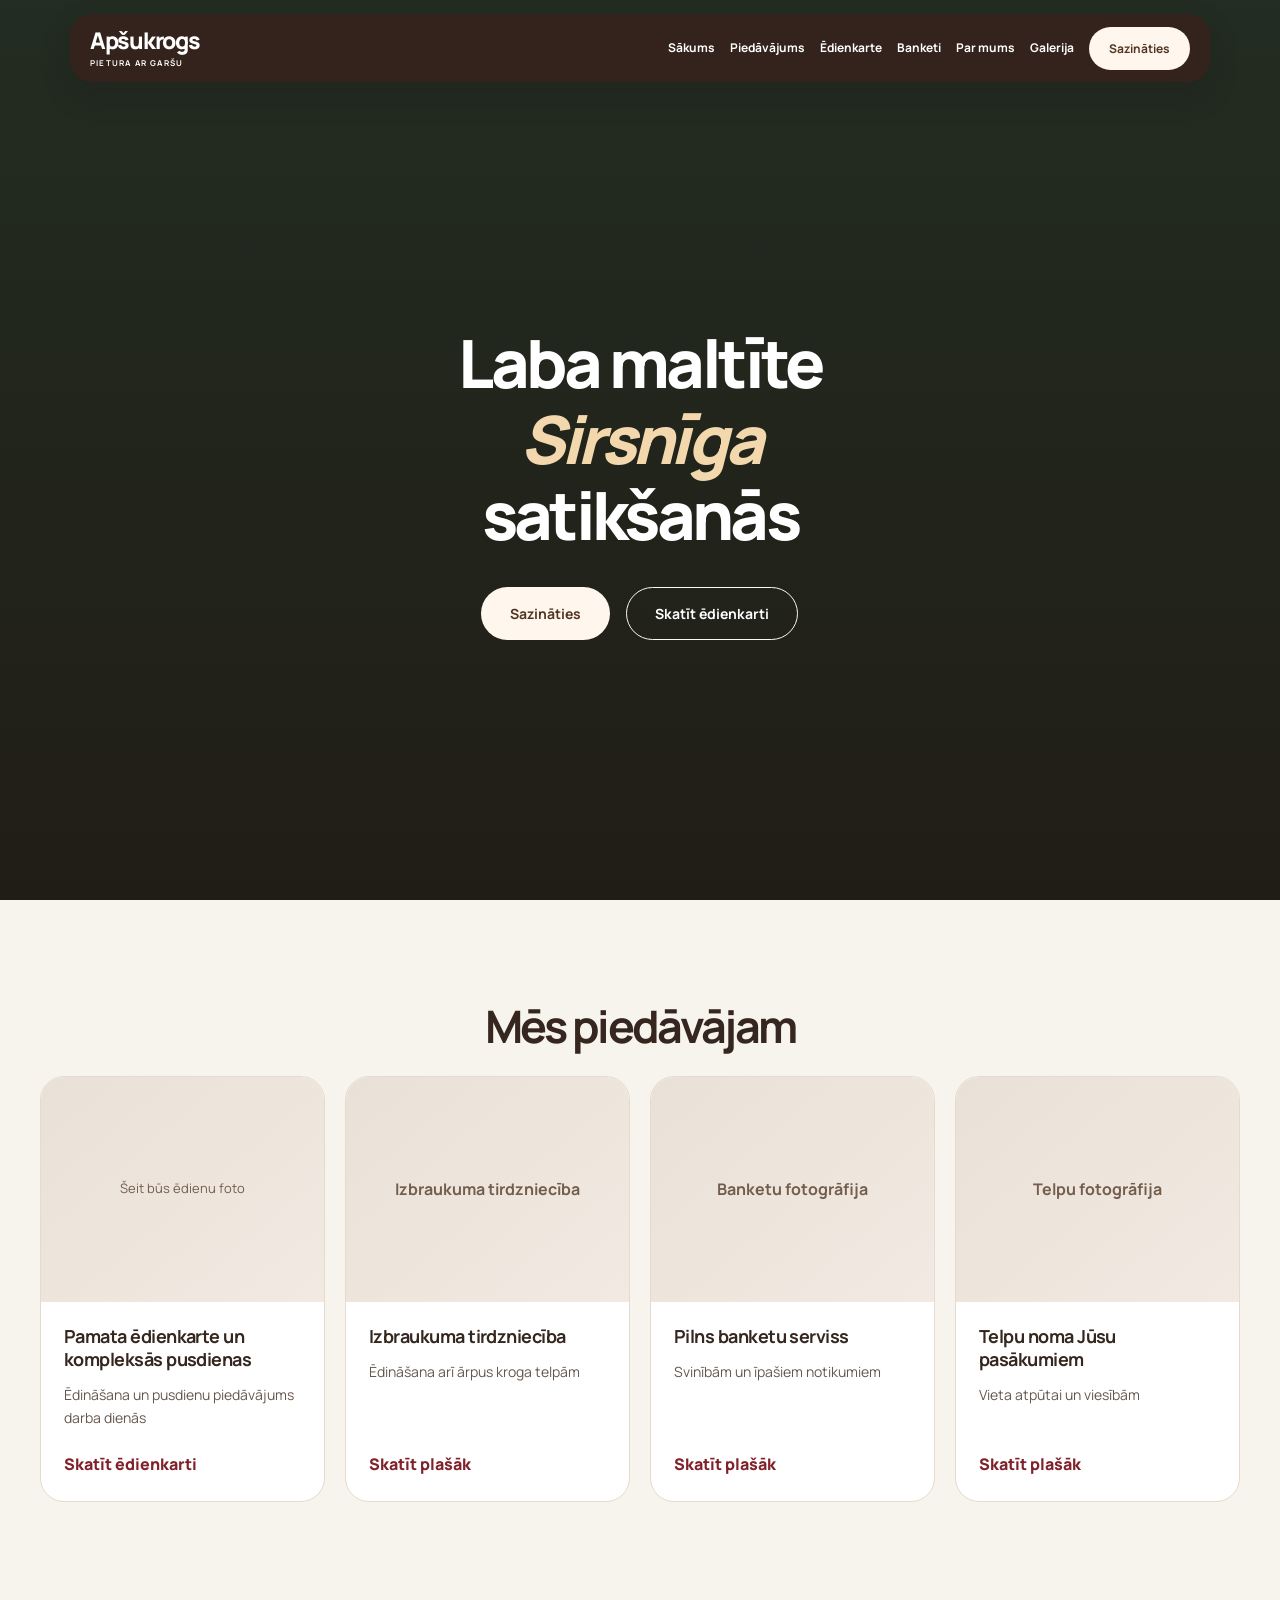
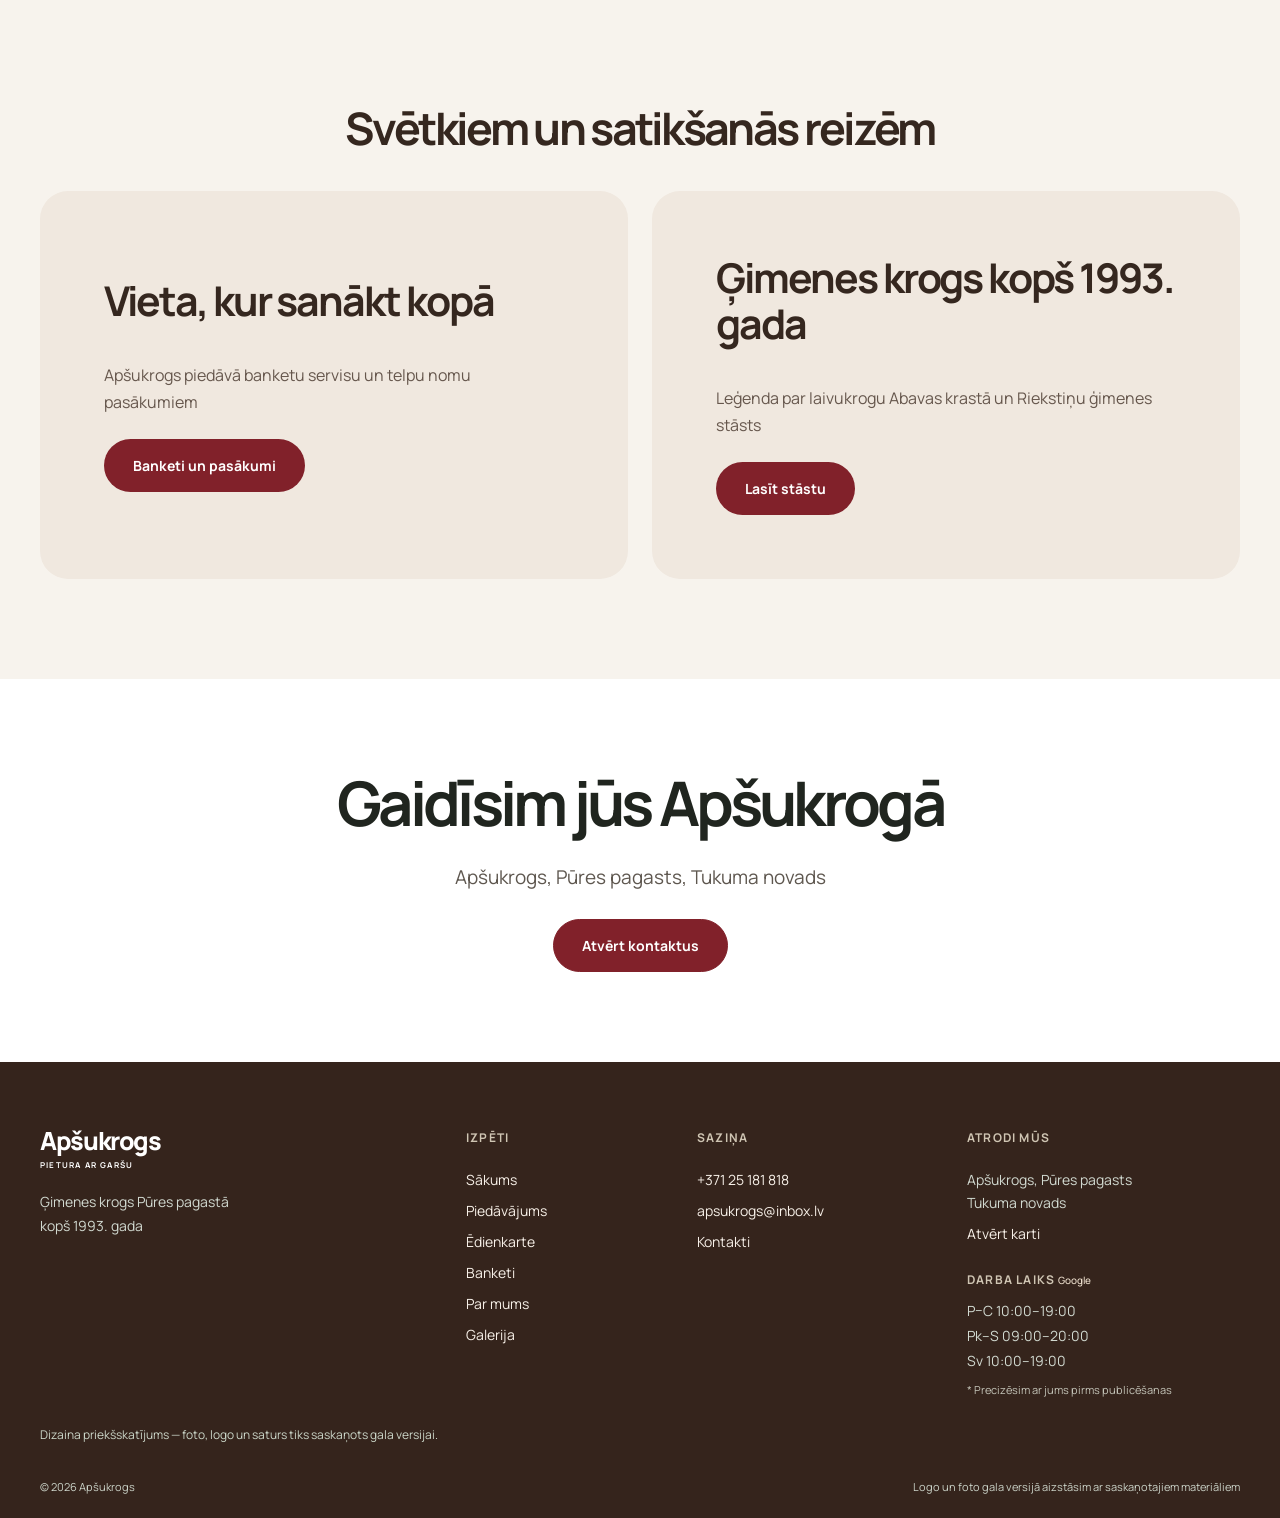
<file: index.html>
<!doctype html><html lang="lv"><head><meta charset="utf-8"><meta name="viewport" content="width=device-width,initial-scale=1"><meta name="theme-color" content="#274332"><meta name="description" content="Apšukrogs, Pūres pagasts — ēdināšana, banketi un pasākumi"><title>Sākums | Apšukrogs</title><link rel="stylesheet" href="styles.css"></head><body><header class="header"><div class="container header-inner"><a href="index.html" class="brand brand-demo" aria-label="Apšukrogs — sākums"><span class="logo-wordmark">Apšukrogs<small>PIETURA AR GARŠU</small></span></a><div class="mobile-header-actions"><a href="tel:+37125181818" class="header-icon" aria-label="Piezvanīt Apšukrogam" title="Piezvanīt"><svg aria-hidden="true" viewBox="0 0 24 24" fill="none" stroke="currentColor" stroke-width="1.9" stroke-linecap="round" stroke-linejoin="round"><path d="M22 16.9v3a2 2 0 0 1-2.2 2 19.7 19.7 0 0 1-8.6-3.1 19.4 19.4 0 0 1-6-6A19.7 19.7 0 0 1 2.1 4.2 2 2 0 0 1 4.1 2h3a2 2 0 0 1 2 1.7l.5 3a2 2 0 0 1-.6 1.8L7.2 10a16 16 0 0 0 6.8 6.8l1.5-1.8a2 2 0 0 1 1.8-.6l3 .5A2 2 0 0 1 22 16.9Z"/></svg></a><span class="header-icon header-language-preview" aria-label="Valodu izvēle būs pieejama gala versijā" title="Valodu izvēle būs pieejama gala versijā"><svg aria-hidden="true" viewBox="0 0 24 24" fill="none" stroke="currentColor" stroke-width="1.9" stroke-linecap="round" stroke-linejoin="round"><circle cx="12" cy="12" r="9"/><path d="M3 12h18M12 3c-5 5-5 13 0 18M12 3c5 5 5 13 0 18"/></svg></span></div><button class="toggle" aria-label="Atvērt izvēlni" aria-expanded="false" onclick="let n=document.querySelector('.nav');let o=n.classList.toggle('open');this.setAttribute('aria-expanded',o)">☰</button><nav class="nav"><a href="index.html">Sākums</a><a href="piedavajums.html">Piedāvājums</a><a href="edienkarte.html">Ēdienkarte</a><a href="banketi.html">Banketi</a><a href="par-mums.html">Par mums</a><a href="galerija.html">Galerija</a><a href="kontakti.html" class="btn btn-light">Sazināties</a></nav></div></header><main><section class="hero"><div class="hero-inner"><h1>Laba maltīte<em>Sirsnīga</em>satikšanās</h1><div class="actions"><a class="btn btn-light" href="kontakti.html">Sazināties</a><a class="btn btn-ghost" href="edienkarte.html">Skatīt ēdienkarti</a></div></div></section><section class="section"><div class="container"><h2 class="section-title">Mēs piedāvājam</h2><div class="offers"><article class="offer"><div class="offer-media-placeholder" aria-label="Foto vieta">Šeit būs ēdienu foto</div><div class="inner"><h3>Pamata ēdienkarte un kompleksās pusdienas</h3><p>Ēdināšana un pusdienu piedāvājums darba dienās</p><a class="more" href="edienkarte.html">Skatīt ēdienkarti</a></div></article><article class="offer"><a href="piedavajums.html" class="offer-media-placeholder"><strong>Izbraukuma tirdzniecība</strong></a><div class="inner"><h3>Izbraukuma tirdzniecība</h3><p>Ēdināšana arī ārpus kroga telpām</p><a class="more" href="piedavajums.html">Skatīt plašāk</a></div></article><article class="offer"><a href="banketi.html" class="offer-media-placeholder"><strong>Banketu fotogrāfija</strong></a><div class="inner"><h3>Pilns banketu serviss</h3><p>Svinībām un īpašiem notikumiem</p><a class="more" href="banketi.html">Skatīt plašāk</a></div></article><article class="offer"><a href="banketi.html" class="offer-media-placeholder"><strong>Telpu fotogrāfija</strong></a><div class="inner"><h3>Telpu noma Jūsu pasākumiem</h3><p>Vieta atpūtai un viesībām</p><a class="more" href="banketi.html">Skatīt plašāk</a></div></article></div></div></section><section class="section"><div class="container"><div class="split-heading"><h2 class="section-title">Svētkiem un satikšanās reizēm</h2></div><div class="editorial-row"><div class="panel"><h2>Vieta, kur sanākt kopā</h2><p>Apšukrogs piedāvā banketu servisu un telpu nomu pasākumiem</p><a class="btn btn-dark" href="banketi.html">Banketi un pasākumi</a></div><div class="panel"><h2>Ģimenes krogs kopš 1993. gada</h2><p>Leģenda par laivukrogu Abavas krastā un Riekstiņu ģimenes stāsts</p><a class="btn btn-dark" href="par-mums.html">Lasīt stāstu</a></div></div></div></section><section class="contact"><div class="container about"><h2 class="section-title">Gaidīsim jūs Apšukrogā</h2><p>Apšukrogs, Pūres pagasts, Tukuma novads</p><a class="btn btn-light" href="kontakti.html">Atvērt kontaktus</a></div></section></main><footer class="footer footer-rich"><div class="container footer-grid"><div class="footer-about"><a href="index.html" class="brand brand-demo brand-footer"><span class="logo-wordmark">Apšukrogs<small>PIETURA AR GARŠU</small></span></a><p>Ģimenes krogs Pūres pagastā<br>kopš 1993. gada</p></div><nav aria-label="Kājenes navigācija"><b>Izpēti</b><a href="index.html">Sākums</a><a href="piedavajums.html">Piedāvājums</a><a href="edienkarte.html">Ēdienkarte</a><a href="banketi.html">Banketi</a><a href="par-mums.html">Par mums</a><a href="galerija.html">Galerija</a></nav><div><b>Saziņa</b><a href="tel:+37125181818">+371 25 181 818</a><a href="mailto:apsukrogs@inbox.lv">apsukrogs@inbox.lv</a><a href="kontakti.html">Kontakti</a></div><div><b>Atrodi mūs</b><p>Apšukrogs, Pūres pagasts<br>Tukuma novads</p><a href="https://www.google.com/maps/search/?api=1&query=Ap%C5%A1ukrogs%20P%C5%ABres%20pagasts" target="_blank" rel="noopener">Atvērt karti</a><div class="footer-hours"><b>Darba laiks <span class="source-label">Google</span></b><p>P–C 10:00–19:00<br>Pk–S 09:00–20:00<br>Sv 10:00–19:00</p><small>* Precizēsim ar jums pirms publicēšanas</small></div></div></div><div class="container demo-clarification">Dizaina priekšskatījums — foto, logo un saturs tiks saskaņots gala versijai.</div><div class="container footer-bottom"><span>© 2026 Apšukrogs</span><span>Logo un foto gala versijā aizstāsim ar saskaņotajiem materiāliem</span></div></footer></body></html>
</file>
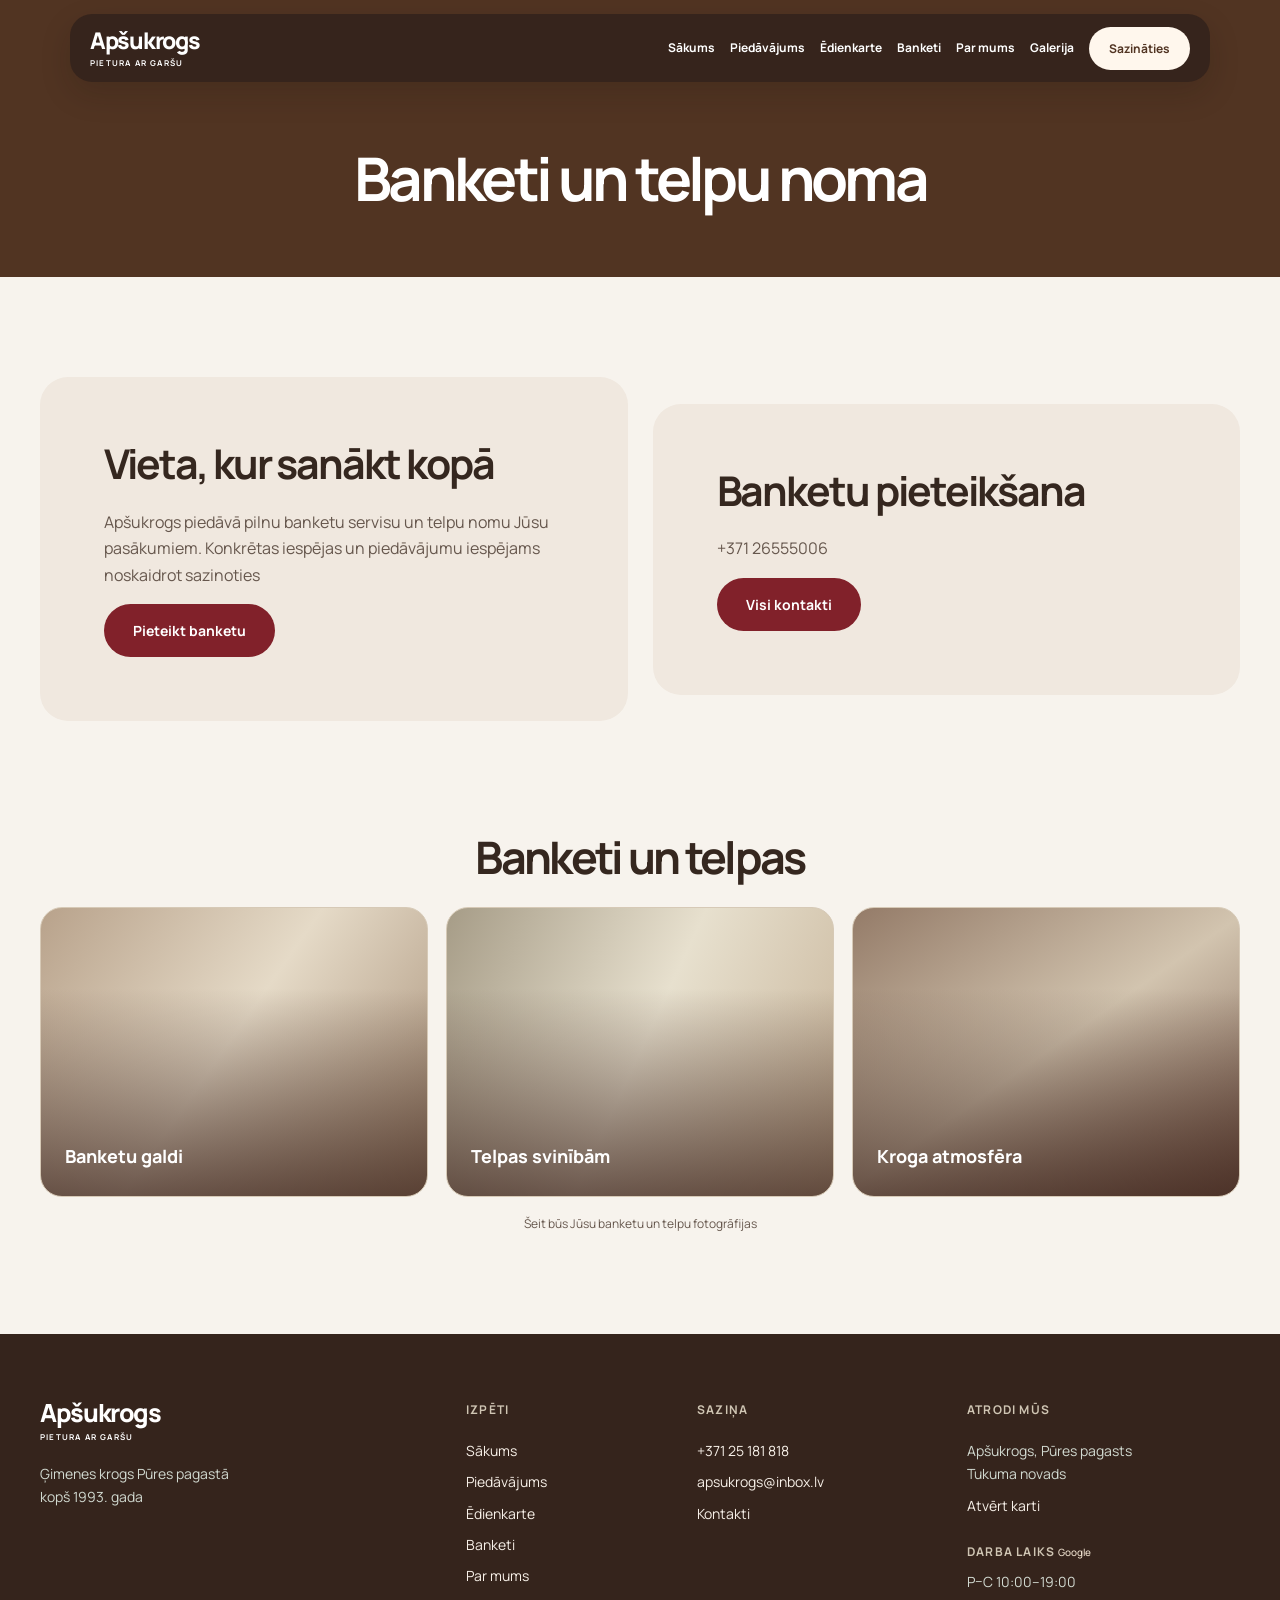
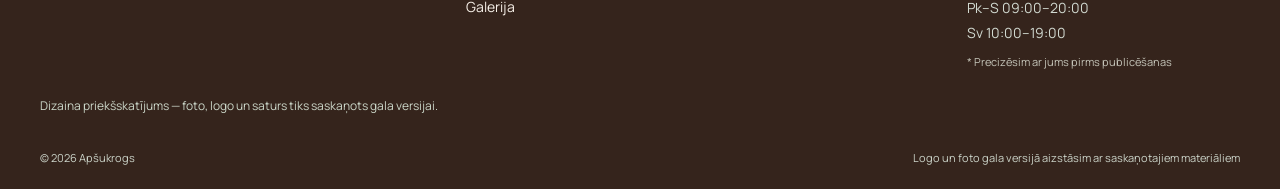
<file: banketi.html>
<!doctype html><html lang="lv"><head><meta charset="utf-8"><meta name="viewport" content="width=device-width,initial-scale=1"><meta name="theme-color" content="#274332"><meta name="description" content="Apšukrogs, Pūres pagasts — ēdināšana, banketi un pasākumi"><title>Banketi | Apšukrogs</title><link rel="stylesheet" href="styles.css"></head><body><header class="header"><div class="container header-inner"><a href="index.html" class="brand brand-demo" aria-label="Apšukrogs — sākums"><span class="logo-wordmark">Apšukrogs<small>PIETURA AR GARŠU</small></span></a><div class="mobile-header-actions"><a href="tel:+37125181818" class="header-icon" aria-label="Piezvanīt Apšukrogam" title="Piezvanīt"><svg aria-hidden="true" viewBox="0 0 24 24" fill="none" stroke="currentColor" stroke-width="1.9" stroke-linecap="round" stroke-linejoin="round"><path d="M22 16.9v3a2 2 0 0 1-2.2 2 19.7 19.7 0 0 1-8.6-3.1 19.4 19.4 0 0 1-6-6A19.7 19.7 0 0 1 2.1 4.2 2 2 0 0 1 4.1 2h3a2 2 0 0 1 2 1.7l.5 3a2 2 0 0 1-.6 1.8L7.2 10a16 16 0 0 0 6.8 6.8l1.5-1.8a2 2 0 0 1 1.8-.6l3 .5A2 2 0 0 1 22 16.9Z"/></svg></a><span class="header-icon header-language-preview" aria-label="Valodu izvēle būs pieejama gala versijā" title="Valodu izvēle būs pieejama gala versijā"><svg aria-hidden="true" viewBox="0 0 24 24" fill="none" stroke="currentColor" stroke-width="1.9" stroke-linecap="round" stroke-linejoin="round"><circle cx="12" cy="12" r="9"/><path d="M3 12h18M12 3c-5 5-5 13 0 18M12 3c5 5 5 13 0 18"/></svg></span></div><button class="toggle" aria-label="Atvērt izvēlni" aria-expanded="false" onclick="let n=document.querySelector('.nav');let o=n.classList.toggle('open');this.setAttribute('aria-expanded',o)">☰</button><nav class="nav"><a href="index.html">Sākums</a><a href="piedavajums.html">Piedāvājums</a><a href="edienkarte.html">Ēdienkarte</a><a href="banketi.html">Banketi</a><a href="par-mums.html">Par mums</a><a href="galerija.html">Galerija</a><a href="kontakti.html" class="btn btn-light">Sazināties</a></nav></div></header><main><div class="page-head"><div class="container"><h1>Banketi un telpu noma</h1></div></div><section class="section"><div class="container split"><div class="panel"><h2>Vieta, kur sanākt kopā</h2><p>Apšukrogs piedāvā pilnu banketu servisu un telpu nomu Jūsu pasākumiem. Konkrētas iespējas un piedāvājumu iespējams noskaidrot sazinoties</p><a class="btn btn-dark" href="tel:+37126555006">Pieteikt banketu</a></div><div class="panel"><h2>Banketu pieteikšana</h2><p>+371 26555006</p><a class="btn btn-dark" href="kontakti.html">Visi kontakti</a></div></div></section><section class="section banquet-photo-section"><div class="container"><h2 class="section-title">Banketi un telpas</h2><div class="banquet-photo-strip" aria-label="Banketu un telpu demo galerija"><div class="banquet-photo-slot banquet-style-one"><span class="photo-label">Banketu galdi</span></div><div class="banquet-photo-slot banquet-style-two"><span class="photo-label">Telpas svinībām</span></div><div class="banquet-photo-slot banquet-style-three"><span class="photo-label">Kroga atmosfēra</span></div></div><p class="gallery-demo-note">Šeit būs Jūsu banketu un telpu fotogrāfijas</p></div></section></main><footer class="footer footer-rich"><div class="container footer-grid"><div class="footer-about"><a href="index.html" class="brand brand-demo brand-footer"><span class="logo-wordmark">Apšukrogs<small>PIETURA AR GARŠU</small></span></a><p>Ģimenes krogs Pūres pagastā<br>kopš 1993. gada</p></div><nav aria-label="Kājenes navigācija"><b>Izpēti</b><a href="index.html">Sākums</a><a href="piedavajums.html">Piedāvājums</a><a href="edienkarte.html">Ēdienkarte</a><a href="banketi.html">Banketi</a><a href="par-mums.html">Par mums</a><a href="galerija.html">Galerija</a></nav><div><b>Saziņa</b><a href="tel:+37125181818">+371 25 181 818</a><a href="mailto:apsukrogs@inbox.lv">apsukrogs@inbox.lv</a><a href="kontakti.html">Kontakti</a></div><div><b>Atrodi mūs</b><p>Apšukrogs, Pūres pagasts<br>Tukuma novads</p><a href="https://www.google.com/maps/search/?api=1&query=Ap%C5%A1ukrogs%20P%C5%ABres%20pagasts" target="_blank" rel="noopener">Atvērt karti</a><div class="footer-hours"><b>Darba laiks <span class="source-label">Google</span></b><p>P–C 10:00–19:00<br>Pk–S 09:00–20:00<br>Sv 10:00–19:00</p><small>* Precizēsim ar jums pirms publicēšanas</small></div></div></div><div class="container demo-clarification">Dizaina priekšskatījums — foto, logo un saturs tiks saskaņots gala versijai.</div><div class="container footer-bottom"><span>© 2026 Apšukrogs</span><span>Logo un foto gala versijā aizstāsim ar saskaņotajiem materiāliem</span></div></footer></body></html>
</file>
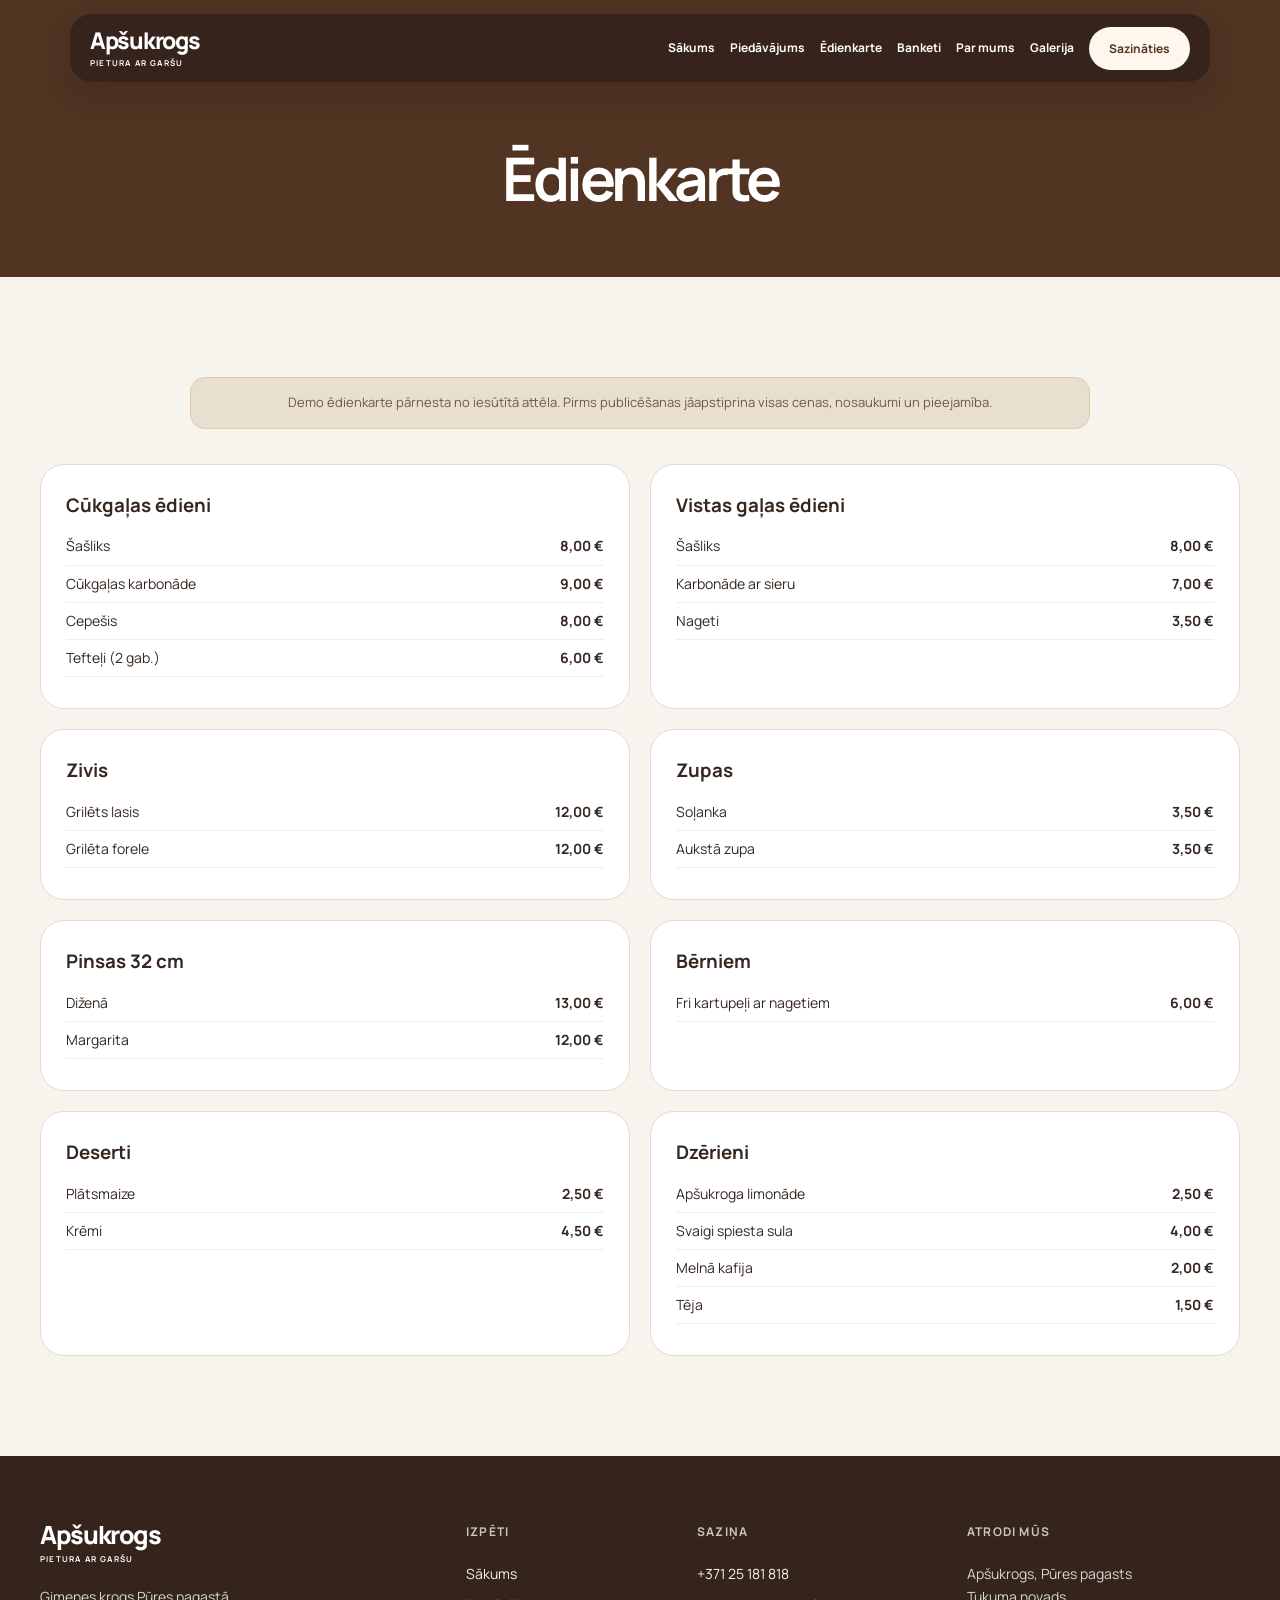
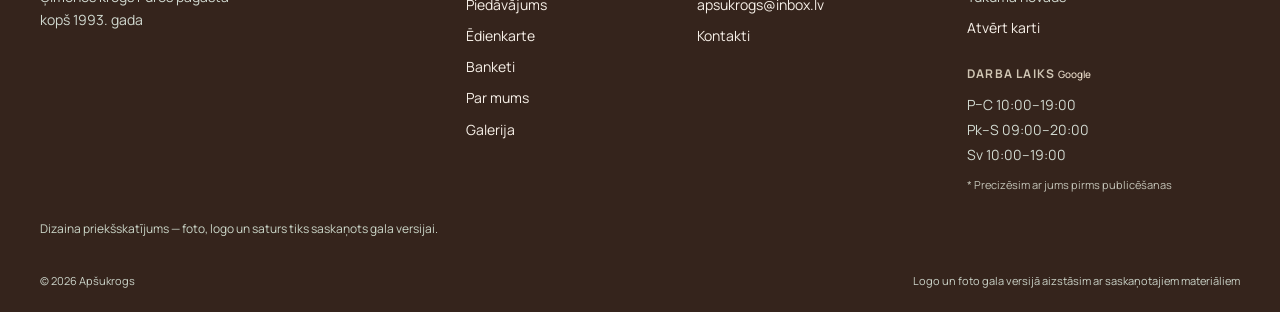
<file: edienkarte.html>
<!doctype html><html lang="lv"><head><meta charset="utf-8"><meta name="viewport" content="width=device-width,initial-scale=1"><meta name="theme-color" content="#274332"><meta name="description" content="Apšukrogs, Pūres pagasts — ēdināšana, banketi un pasākumi"><title>Ēdienkarte | Apšukrogs</title><link rel="stylesheet" href="styles.css"></head><body><header class="header"><div class="container header-inner"><a href="index.html" class="brand brand-demo" aria-label="Apšukrogs — sākums"><span class="logo-wordmark">Apšukrogs<small>PIETURA AR GARŠU</small></span></a><div class="mobile-header-actions"><a href="tel:+37125181818" class="header-icon" aria-label="Piezvanīt Apšukrogam" title="Piezvanīt"><svg aria-hidden="true" viewBox="0 0 24 24" fill="none" stroke="currentColor" stroke-width="1.9" stroke-linecap="round" stroke-linejoin="round"><path d="M22 16.9v3a2 2 0 0 1-2.2 2 19.7 19.7 0 0 1-8.6-3.1 19.4 19.4 0 0 1-6-6A19.7 19.7 0 0 1 2.1 4.2 2 2 0 0 1 4.1 2h3a2 2 0 0 1 2 1.7l.5 3a2 2 0 0 1-.6 1.8L7.2 10a16 16 0 0 0 6.8 6.8l1.5-1.8a2 2 0 0 1 1.8-.6l3 .5A2 2 0 0 1 22 16.9Z"/></svg></a><span class="header-icon header-language-preview" aria-label="Valodu izvēle būs pieejama gala versijā" title="Valodu izvēle būs pieejama gala versijā"><svg aria-hidden="true" viewBox="0 0 24 24" fill="none" stroke="currentColor" stroke-width="1.9" stroke-linecap="round" stroke-linejoin="round"><circle cx="12" cy="12" r="9"/><path d="M3 12h18M12 3c-5 5-5 13 0 18M12 3c5 5 5 13 0 18"/></svg></span></div><button class="toggle" aria-label="Atvērt izvēlni" aria-expanded="false" onclick="let n=document.querySelector('.nav');let o=n.classList.toggle('open');this.setAttribute('aria-expanded',o)">☰</button><nav class="nav"><a href="index.html">Sākums</a><a href="piedavajums.html">Piedāvājums</a><a href="edienkarte.html">Ēdienkarte</a><a href="banketi.html">Banketi</a><a href="par-mums.html">Par mums</a><a href="galerija.html">Galerija</a><a href="kontakti.html" class="btn btn-light">Sazināties</a></nav></div></header><main><div class="page-head"><div class="container"><h1>Ēdienkarte</h1></div></div><section class="section"><div class="container"><p class="menu-alert">Demo ēdienkarte pārnesta no iesūtītā attēla. Pirms publicēšanas jāapstiprina visas cenas, nosaukumi un pieejamība.</p><div class="menu-list"><article><h3>Cūkgaļas ēdieni</h3><p><span>Šašliks</span><span>8,00 €</span></p><p><span>Cūkgaļas karbonāde</span><span>9,00 €</span></p><p><span>Cepešis</span><span>8,00 €</span></p><p><span>Tefteļi (2 gab.)</span><span>6,00 €</span></p></article><article><h3>Vistas gaļas ēdieni</h3><p><span>Šašliks</span><span>8,00 €</span></p><p><span>Karbonāde ar sieru</span><span>7,00 €</span></p><p><span>Nageti</span><span>3,50 €</span></p></article><article><h3>Zivis</h3><p><span>Grilēts lasis</span><span>12,00 €</span></p><p><span>Grilēta forele</span><span>12,00 €</span></p></article><article><h3>Zupas</h3><p><span>Soļanka</span><span>3,50 €</span></p><p><span>Aukstā zupa</span><span>3,50 €</span></p></article><article><h3>Pinsas 32 cm</h3><p><span>Diženā</span><span>13,00 €</span></p><p><span>Margarita</span><span>12,00 €</span></p></article><article><h3>Bērniem</h3><p><span>Fri kartupeļi ar nagetiem</span><span>6,00 €</span></p></article><article><h3>Deserti</h3><p><span>Plātsmaize</span><span>2,50 €</span></p><p><span>Krēmi</span><span>4,50 €</span></p></article><article><h3>Dzērieni</h3><p><span>Apšukroga limonāde</span><span>2,50 €</span></p><p><span>Svaigi spiesta sula</span><span>4,00 €</span></p><p><span>Melnā kafija</span><span>2,00 €</span></p><p><span>Tēja</span><span>1,50 €</span></p></article></div></div></section></main><footer class="footer footer-rich"><div class="container footer-grid"><div class="footer-about"><a href="index.html" class="brand brand-demo brand-footer"><span class="logo-wordmark">Apšukrogs<small>PIETURA AR GARŠU</small></span></a><p>Ģimenes krogs Pūres pagastā<br>kopš 1993. gada</p></div><nav aria-label="Kājenes navigācija"><b>Izpēti</b><a href="index.html">Sākums</a><a href="piedavajums.html">Piedāvājums</a><a href="edienkarte.html">Ēdienkarte</a><a href="banketi.html">Banketi</a><a href="par-mums.html">Par mums</a><a href="galerija.html">Galerija</a></nav><div><b>Saziņa</b><a href="tel:+37125181818">+371 25 181 818</a><a href="mailto:apsukrogs@inbox.lv">apsukrogs@inbox.lv</a><a href="kontakti.html">Kontakti</a></div><div><b>Atrodi mūs</b><p>Apšukrogs, Pūres pagasts<br>Tukuma novads</p><a href="https://www.google.com/maps/search/?api=1&query=Ap%C5%A1ukrogs%20P%C5%ABres%20pagasts" target="_blank" rel="noopener">Atvērt karti</a><div class="footer-hours"><b>Darba laiks <span class="source-label">Google</span></b><p>P–C 10:00–19:00<br>Pk–S 09:00–20:00<br>Sv 10:00–19:00</p><small>* Precizēsim ar jums pirms publicēšanas</small></div></div></div><div class="container demo-clarification">Dizaina priekšskatījums — foto, logo un saturs tiks saskaņots gala versijai.</div><div class="container footer-bottom"><span>© 2026 Apšukrogs</span><span>Logo un foto gala versijā aizstāsim ar saskaņotajiem materiāliem</span></div></footer></body></html>
</file>
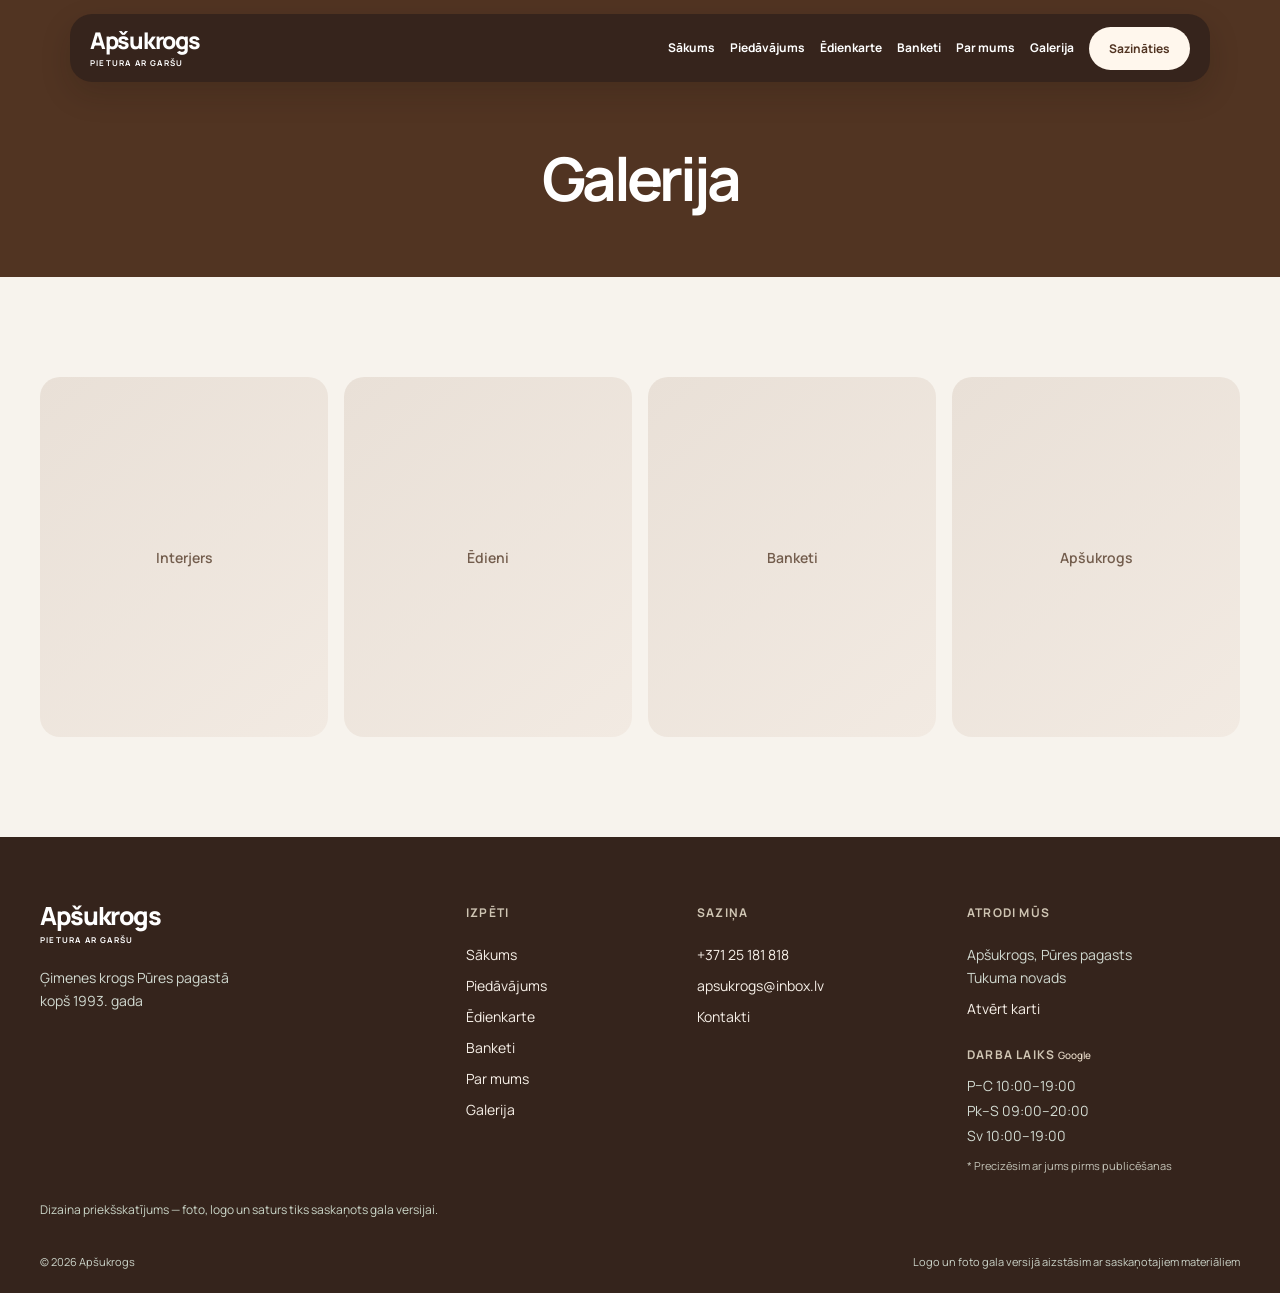
<file: galerija.html>
<!doctype html><html lang="lv"><head><meta charset="utf-8"><meta name="viewport" content="width=device-width,initial-scale=1"><meta name="theme-color" content="#274332"><meta name="description" content="Apšukrogs, Pūres pagasts — ēdināšana, banketi un pasākumi"><title>Galerija | Apšukrogs</title><link rel="stylesheet" href="styles.css"></head><body><header class="header"><div class="container header-inner"><a href="index.html" class="brand brand-demo" aria-label="Apšukrogs — sākums"><span class="logo-wordmark">Apšukrogs<small>PIETURA AR GARŠU</small></span></a><div class="mobile-header-actions"><a href="tel:+37125181818" class="header-icon" aria-label="Piezvanīt Apšukrogam" title="Piezvanīt"><svg aria-hidden="true" viewBox="0 0 24 24" fill="none" stroke="currentColor" stroke-width="1.9" stroke-linecap="round" stroke-linejoin="round"><path d="M22 16.9v3a2 2 0 0 1-2.2 2 19.7 19.7 0 0 1-8.6-3.1 19.4 19.4 0 0 1-6-6A19.7 19.7 0 0 1 2.1 4.2 2 2 0 0 1 4.1 2h3a2 2 0 0 1 2 1.7l.5 3a2 2 0 0 1-.6 1.8L7.2 10a16 16 0 0 0 6.8 6.8l1.5-1.8a2 2 0 0 1 1.8-.6l3 .5A2 2 0 0 1 22 16.9Z"/></svg></a><span class="header-icon header-language-preview" aria-label="Valodu izvēle būs pieejama gala versijā" title="Valodu izvēle būs pieejama gala versijā"><svg aria-hidden="true" viewBox="0 0 24 24" fill="none" stroke="currentColor" stroke-width="1.9" stroke-linecap="round" stroke-linejoin="round"><circle cx="12" cy="12" r="9"/><path d="M3 12h18M12 3c-5 5-5 13 0 18M12 3c5 5 5 13 0 18"/></svg></span></div><button class="toggle" aria-label="Atvērt izvēlni" aria-expanded="false" onclick="let n=document.querySelector('.nav');let o=n.classList.toggle('open');this.setAttribute('aria-expanded',o)">☰</button><nav class="nav"><a href="index.html">Sākums</a><a href="piedavajums.html">Piedāvājums</a><a href="edienkarte.html">Ēdienkarte</a><a href="banketi.html">Banketi</a><a href="par-mums.html">Par mums</a><a href="galerija.html">Galerija</a><a href="kontakti.html" class="btn btn-light">Sazināties</a></nav></div></header><main><div class="page-head"><div class="container"><h1>Galerija</h1></div></div><section class="section"><div class="container"><div class="gallery-placeholders" aria-label="Galerijas izkārtojums"><div class="gallery-placeholder">Interjers</div><div class="gallery-placeholder">Ēdieni</div><div class="gallery-placeholder">Banketi</div><div class="gallery-placeholder">Apšukrogs</div></div></div></section></main><footer class="footer footer-rich"><div class="container footer-grid"><div class="footer-about"><a href="index.html" class="brand brand-demo brand-footer"><span class="logo-wordmark">Apšukrogs<small>PIETURA AR GARŠU</small></span></a><p>Ģimenes krogs Pūres pagastā<br>kopš 1993. gada</p></div><nav aria-label="Kājenes navigācija"><b>Izpēti</b><a href="index.html">Sākums</a><a href="piedavajums.html">Piedāvājums</a><a href="edienkarte.html">Ēdienkarte</a><a href="banketi.html">Banketi</a><a href="par-mums.html">Par mums</a><a href="galerija.html">Galerija</a></nav><div><b>Saziņa</b><a href="tel:+37125181818">+371 25 181 818</a><a href="mailto:apsukrogs@inbox.lv">apsukrogs@inbox.lv</a><a href="kontakti.html">Kontakti</a></div><div><b>Atrodi mūs</b><p>Apšukrogs, Pūres pagasts<br>Tukuma novads</p><a href="https://www.google.com/maps/search/?api=1&query=Ap%C5%A1ukrogs%20P%C5%ABres%20pagasts" target="_blank" rel="noopener">Atvērt karti</a><div class="footer-hours"><b>Darba laiks <span class="source-label">Google</span></b><p>P–C 10:00–19:00<br>Pk–S 09:00–20:00<br>Sv 10:00–19:00</p><small>* Precizēsim ar jums pirms publicēšanas</small></div></div></div><div class="container demo-clarification">Dizaina priekšskatījums — foto, logo un saturs tiks saskaņots gala versijai.</div><div class="container footer-bottom"><span>© 2026 Apšukrogs</span><span>Logo un foto gala versijā aizstāsim ar saskaņotajiem materiāliem</span></div></footer></body></html>
</file>
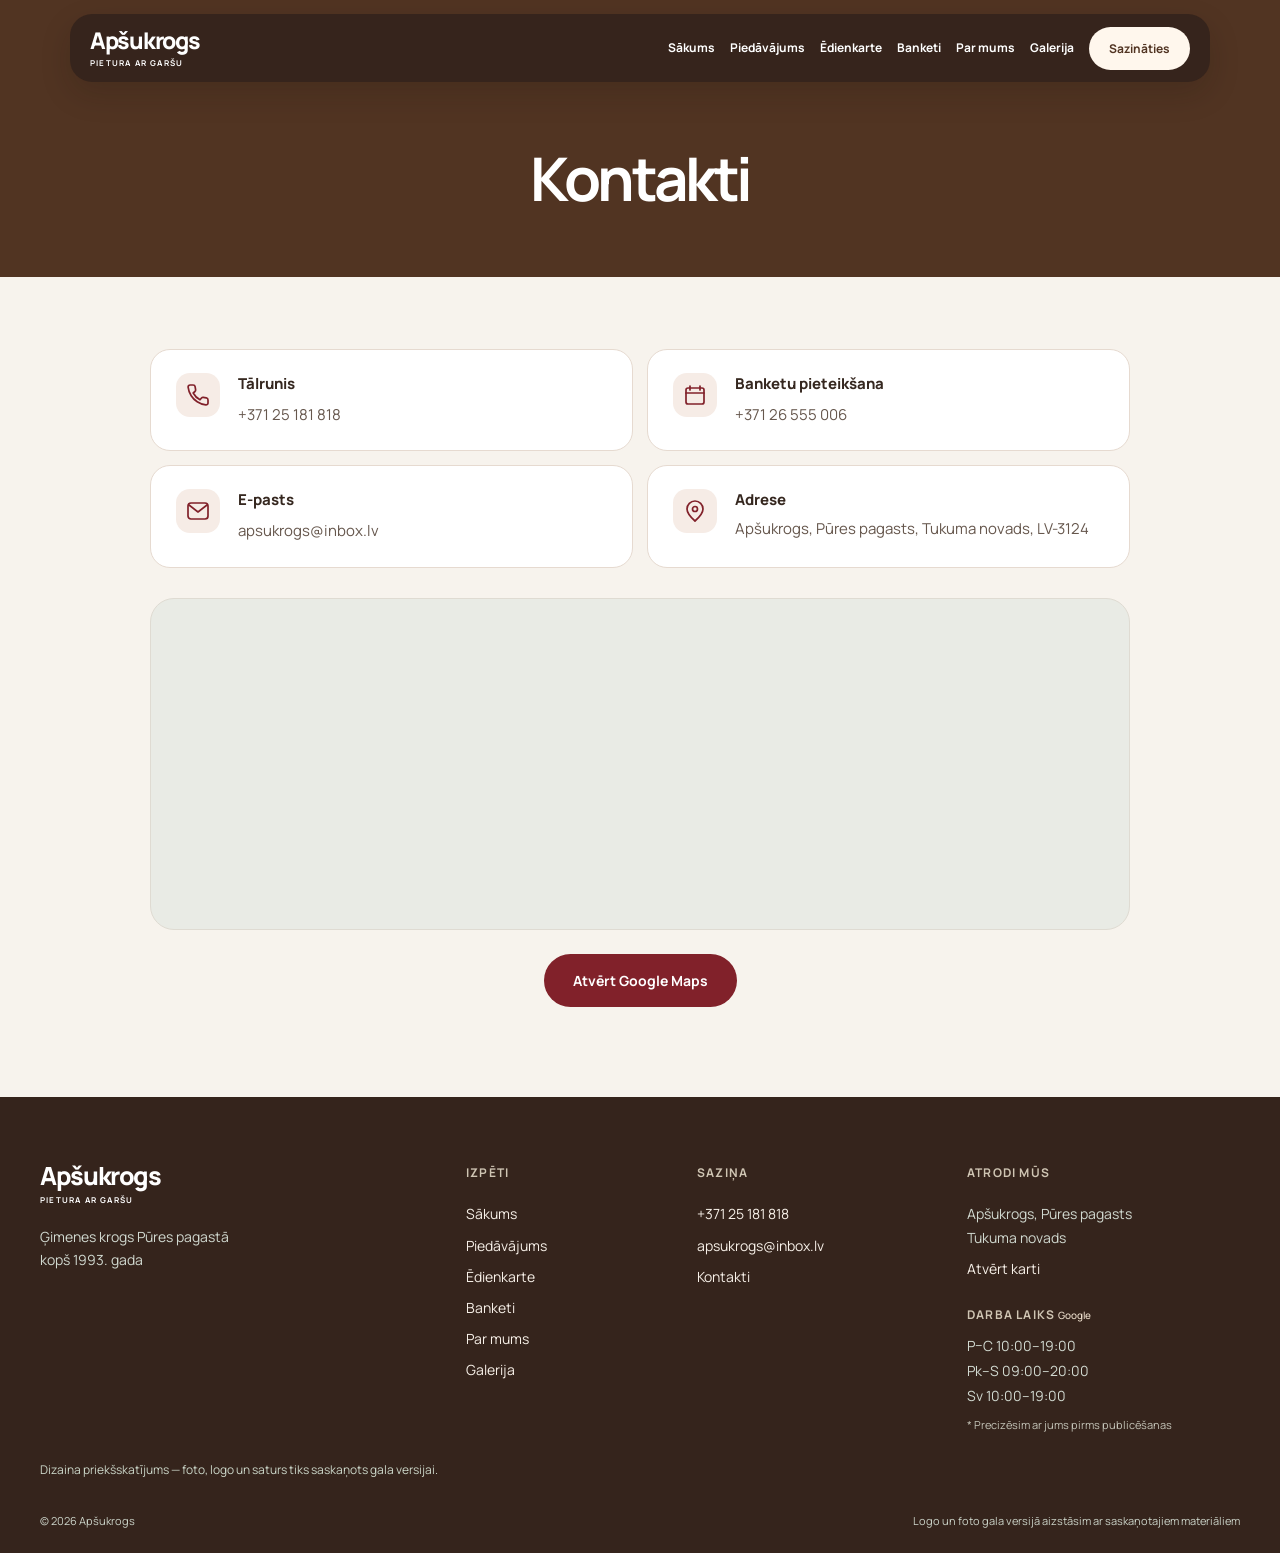
<file: kontakti.html>
<!doctype html><html lang="lv"><head><meta charset="utf-8"><meta name="viewport" content="width=device-width,initial-scale=1"><meta name="theme-color" content="#274332"><meta name="description" content="Apšukrogs, Pūres pagasts — ēdināšana, banketi un pasākumi"><title>Kontakti | Apšukrogs</title><link rel="stylesheet" href="styles.css"></head><body><header class="header"><div class="container header-inner"><a href="index.html" class="brand brand-demo" aria-label="Apšukrogs — sākums"><span class="logo-wordmark">Apšukrogs<small>PIETURA AR GARŠU</small></span></a><div class="mobile-header-actions"><a href="tel:+37125181818" class="header-icon" aria-label="Piezvanīt Apšukrogam" title="Piezvanīt"><svg aria-hidden="true" viewBox="0 0 24 24" fill="none" stroke="currentColor" stroke-width="1.9" stroke-linecap="round" stroke-linejoin="round"><path d="M22 16.9v3a2 2 0 0 1-2.2 2 19.7 19.7 0 0 1-8.6-3.1 19.4 19.4 0 0 1-6-6A19.7 19.7 0 0 1 2.1 4.2 2 2 0 0 1 4.1 2h3a2 2 0 0 1 2 1.7l.5 3a2 2 0 0 1-.6 1.8L7.2 10a16 16 0 0 0 6.8 6.8l1.5-1.8a2 2 0 0 1 1.8-.6l3 .5A2 2 0 0 1 22 16.9Z"/></svg></a><span class="header-icon header-language-preview" aria-label="Valodu izvēle būs pieejama gala versijā" title="Valodu izvēle būs pieejama gala versijā"><svg aria-hidden="true" viewBox="0 0 24 24" fill="none" stroke="currentColor" stroke-width="1.9" stroke-linecap="round" stroke-linejoin="round"><circle cx="12" cy="12" r="9"/><path d="M3 12h18M12 3c-5 5-5 13 0 18M12 3c5 5 5 13 0 18"/></svg></span></div><button class="toggle" aria-label="Atvērt izvēlni" aria-expanded="false" onclick="let n=document.querySelector('.nav');let o=n.classList.toggle('open');this.setAttribute('aria-expanded',o)">☰</button><nav class="nav"><a href="index.html">Sākums</a><a href="piedavajums.html">Piedāvājums</a><a href="edienkarte.html">Ēdienkarte</a><a href="banketi.html">Banketi</a><a href="par-mums.html">Par mums</a><a href="galerija.html">Galerija</a><a href="kontakti.html" class="btn btn-light">Sazināties</a></nav></div></header><main><div class="page-head"><div class="container"><h1>Kontakti</h1></div></div><section class="section contact-detail-section"><div class="container"><div class="contact-compact"><div class="contact-item-row"><span class="contact-icon"><svg viewBox="0 0 24 24" width="24" height="24" fill="none" stroke="currentColor" stroke-width="1.7" stroke-linecap="round" stroke-linejoin="round" aria-hidden="true"><path d="M22 16.9v3a2 2 0 0 1-2.2 2 19.7 19.7 0 0 1-8.6-3.1 19.4 19.4 0 0 1-6-6A19.7 19.7 0 0 1 2.1 4.2 2 2 0 0 1 4.1 2h3a2 2 0 0 1 2 1.7l.5 3a2 2 0 0 1-.6 1.8L7.2 10a16 16 0 0 0 6.8 6.8l1.5-1.8a2 2 0 0 1 1.8-.6l3 .5A2 2 0 0 1 22 16.9Z"/></svg></span><div><h2>Tālrunis</h2><a href="tel:+37125181818">+371 25 181 818</a></div></div><div class="contact-item-row"><span class="contact-icon"><svg viewBox="0 0 24 24" width="24" height="24" fill="none" stroke="currentColor" stroke-width="1.7" stroke-linecap="round" stroke-linejoin="round" aria-hidden="true"><rect x="3" y="5" width="18" height="16" rx="2"/><path d="M7 3v4M17 3v4M3 10h18"/></svg></span><div><h2>Banketu pieteikšana</h2><a href="tel:+37126555006">+371 26 555 006</a></div></div><div class="contact-item-row"><span class="contact-icon"><svg viewBox="0 0 24 24" width="24" height="24" fill="none" stroke="currentColor" stroke-width="1.7" stroke-linecap="round" stroke-linejoin="round" aria-hidden="true"><rect x="2" y="4" width="20" height="16" rx="3"/><path d="m3 6 9 7 9-7"/></svg></span><div><h2>E-pasts</h2><a href="mailto:apsukrogs@inbox.lv">apsukrogs@inbox.lv</a></div></div><div class="contact-item-row"><span class="contact-icon"><svg viewBox="0 0 24 24" width="24" height="24" fill="none" stroke="currentColor" stroke-width="1.7" stroke-linecap="round" stroke-linejoin="round" aria-hidden="true"><path d="M20 10c0 5-8 12-8 12S4 15 4 10a8 8 0 1 1 16 0Z"/><circle cx="12" cy="10" r="2.5"/></svg></span><div><h2>Adrese</h2><p>Apšukrogs, Pūres pagasts, Tukuma novads, LV-3124</p></div></div></div><div class="contact-map"><iframe title="Apšukrogs Google Maps" src="https://maps.google.com/maps?q=Ap%C5%A1ukrogs%20P%C5%ABres%20pagasts%20Latvija&amp;output=embed" loading="lazy" referrerpolicy="no-referrer-when-downgrade"></iframe></div><div class="contact-map-action"><a href="https://www.google.com/maps/search/?api=1&amp;query=Ap%C5%A1ukrogs%20P%C5%ABres%20pagasts" class="btn btn-dark" target="_blank" rel="noopener noreferrer">Atvērt Google Maps</a></div></div></section></main><footer class="footer footer-rich"><div class="container footer-grid"><div class="footer-about"><a href="index.html" class="brand brand-demo brand-footer"><span class="logo-wordmark">Apšukrogs<small>PIETURA AR GARŠU</small></span></a><p>Ģimenes krogs Pūres pagastā<br>kopš 1993. gada</p></div><nav aria-label="Kājenes navigācija"><b>Izpēti</b><a href="index.html">Sākums</a><a href="piedavajums.html">Piedāvājums</a><a href="edienkarte.html">Ēdienkarte</a><a href="banketi.html">Banketi</a><a href="par-mums.html">Par mums</a><a href="galerija.html">Galerija</a></nav><div><b>Saziņa</b><a href="tel:+37125181818">+371 25 181 818</a><a href="mailto:apsukrogs@inbox.lv">apsukrogs@inbox.lv</a><a href="kontakti.html">Kontakti</a></div><div><b>Atrodi mūs</b><p>Apšukrogs, Pūres pagasts<br>Tukuma novads</p><a href="https://www.google.com/maps/search/?api=1&query=Ap%C5%A1ukrogs%20P%C5%ABres%20pagasts" target="_blank" rel="noopener">Atvērt karti</a><div class="footer-hours"><b>Darba laiks <span class="source-label">Google</span></b><p>P–C 10:00–19:00<br>Pk–S 09:00–20:00<br>Sv 10:00–19:00</p><small>* Precizēsim ar jums pirms publicēšanas</small></div></div></div><div class="container demo-clarification">Dizaina priekšskatījums — foto, logo un saturs tiks saskaņots gala versijai.</div><div class="container footer-bottom"><span>© 2026 Apšukrogs</span><span>Logo un foto gala versijā aizstāsim ar saskaņotajiem materiāliem</span></div></footer></body></html>
</file>
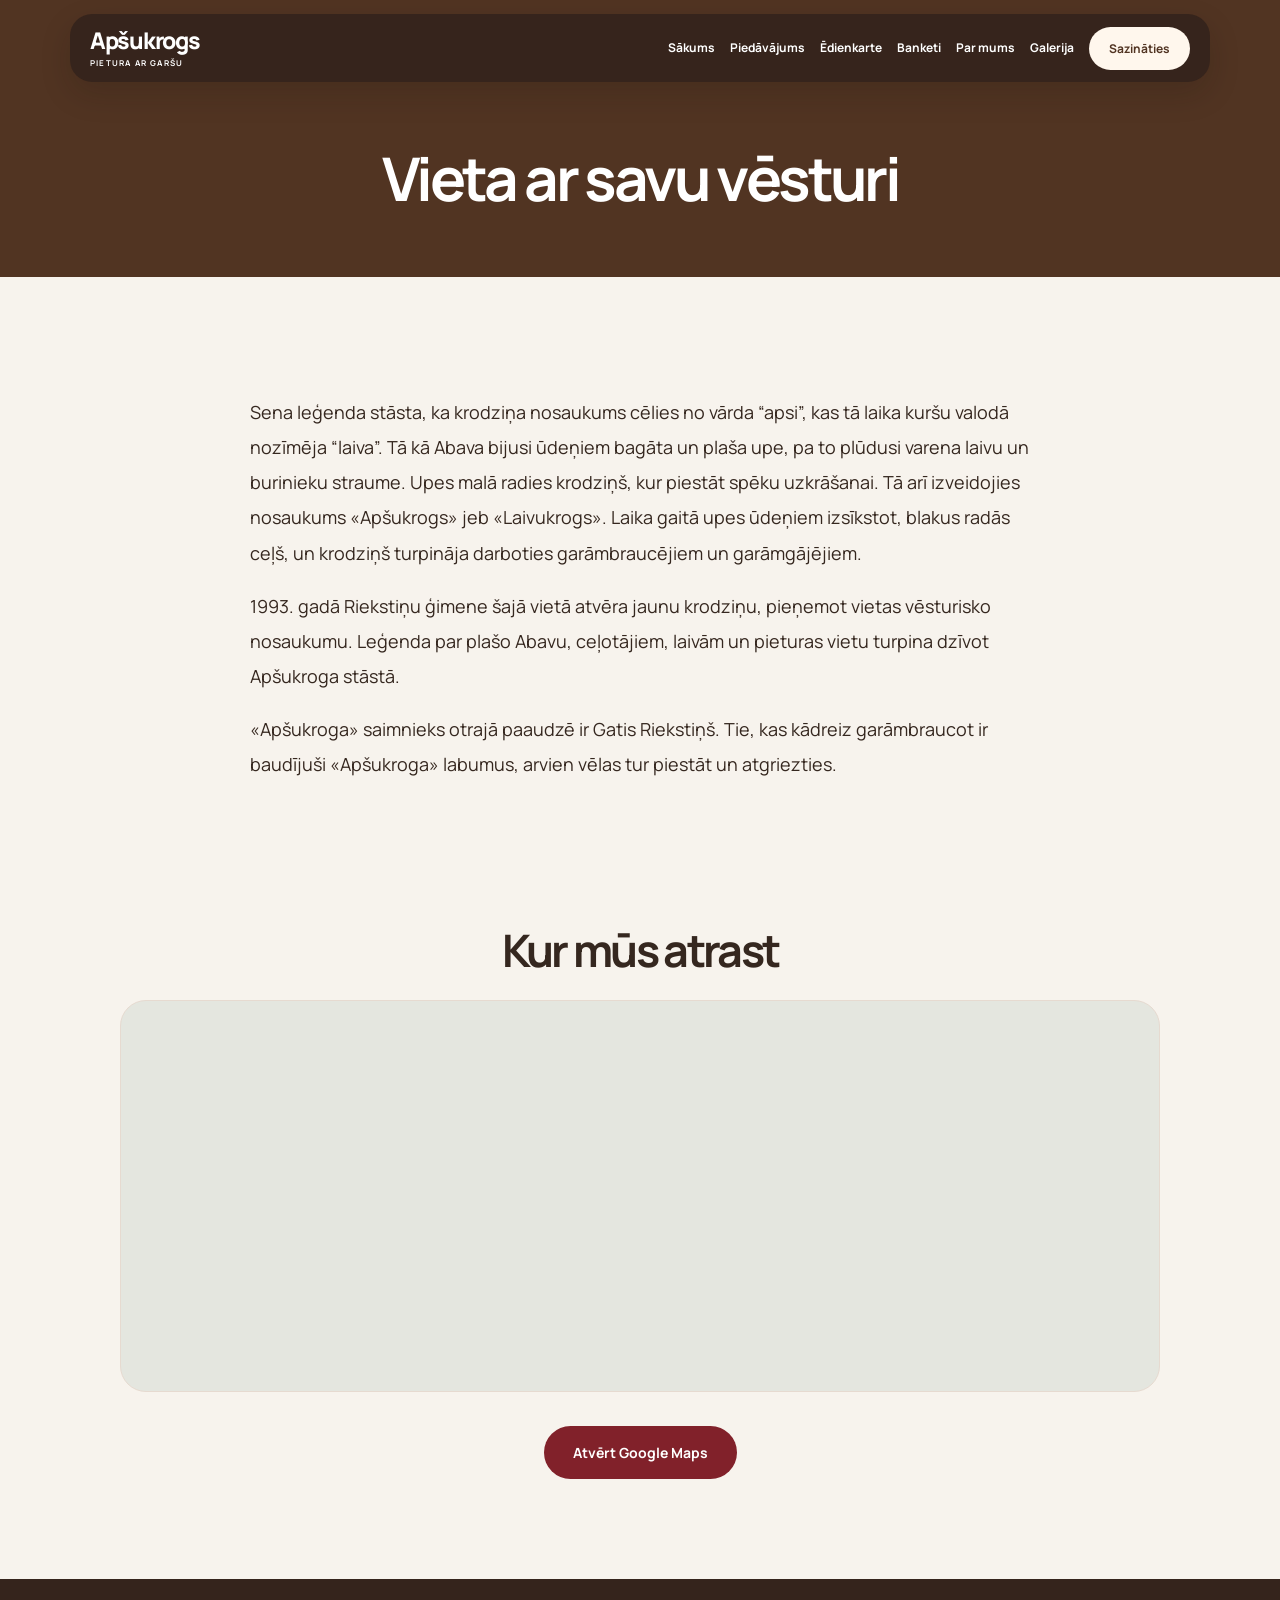
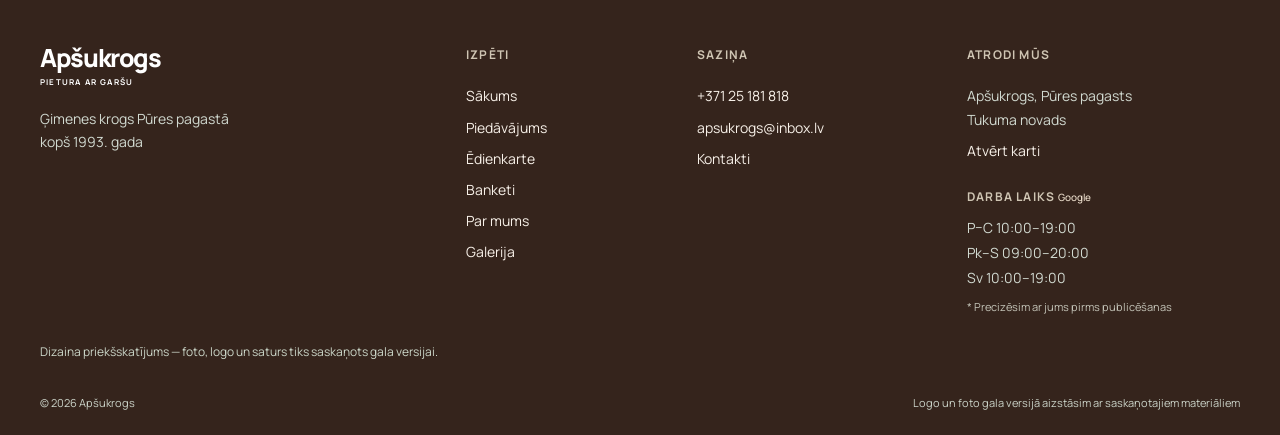
<file: par-mums.html>
<!doctype html><html lang="lv"><head><meta charset="utf-8"><meta name="viewport" content="width=device-width,initial-scale=1"><meta name="theme-color" content="#274332"><meta name="description" content="Apšukrogs, Pūres pagasts — ēdināšana, banketi un pasākumi"><title>Par mums | Apšukrogs</title><link rel="stylesheet" href="styles.css"></head><body><header class="header"><div class="container header-inner"><a href="index.html" class="brand brand-demo" aria-label="Apšukrogs — sākums"><span class="logo-wordmark">Apšukrogs<small>PIETURA AR GARŠU</small></span></a><div class="mobile-header-actions"><a href="tel:+37125181818" class="header-icon" aria-label="Piezvanīt Apšukrogam" title="Piezvanīt"><svg aria-hidden="true" viewBox="0 0 24 24" fill="none" stroke="currentColor" stroke-width="1.9" stroke-linecap="round" stroke-linejoin="round"><path d="M22 16.9v3a2 2 0 0 1-2.2 2 19.7 19.7 0 0 1-8.6-3.1 19.4 19.4 0 0 1-6-6A19.7 19.7 0 0 1 2.1 4.2 2 2 0 0 1 4.1 2h3a2 2 0 0 1 2 1.7l.5 3a2 2 0 0 1-.6 1.8L7.2 10a16 16 0 0 0 6.8 6.8l1.5-1.8a2 2 0 0 1 1.8-.6l3 .5A2 2 0 0 1 22 16.9Z"/></svg></a><span class="header-icon header-language-preview" aria-label="Valodu izvēle būs pieejama gala versijā" title="Valodu izvēle būs pieejama gala versijā"><svg aria-hidden="true" viewBox="0 0 24 24" fill="none" stroke="currentColor" stroke-width="1.9" stroke-linecap="round" stroke-linejoin="round"><circle cx="12" cy="12" r="9"/><path d="M3 12h18M12 3c-5 5-5 13 0 18M12 3c5 5 5 13 0 18"/></svg></span></div><button class="toggle" aria-label="Atvērt izvēlni" aria-expanded="false" onclick="let n=document.querySelector('.nav');let o=n.classList.toggle('open');this.setAttribute('aria-expanded',o)">☰</button><nav class="nav"><a href="index.html">Sākums</a><a href="piedavajums.html">Piedāvājums</a><a href="edienkarte.html">Ēdienkarte</a><a href="banketi.html">Banketi</a><a href="par-mums.html">Par mums</a><a href="galerija.html">Galerija</a><a href="kontakti.html" class="btn btn-light">Sazināties</a></nav></div></header><main><div class="page-head"><div class="container"><h1>Vieta ar savu vēsturi</h1></div></div><section class="section"><div class="container story"><p>Sena leģenda stāsta, ka krodziņa nosaukums cēlies no vārda “apsi”, kas tā laika kuršu valodā nozīmēja “laiva”. Tā kā Abava bijusi ūdeņiem bagāta un plaša upe, pa to plūdusi varena laivu un burinieku straume. Upes malā radies krodziņš, kur piestāt spēku uzkrāšanai. Tā arī izveidojies nosaukums «Apšukrogs» jeb «Laivukrogs». Laika gaitā upes ūdeņiem izsīkstot, blakus radās ceļš, un krodziņš turpināja darboties garāmbraucējiem un garāmgājējiem.</p><p>1993. gadā Riekstiņu ģimene šajā vietā atvēra jaunu krodziņu, pieņemot vietas vēsturisko nosaukumu. Leģenda par plašo Abavu, ceļotājiem, laivām un pieturas vietu turpina dzīvot Apšukroga stāstā.</p><p>«Apšukroga» saimnieks otrajā paaudzē ir Gatis Riekstiņš. Tie, kas kādreiz garāmbraucot ir baudījuši «Apšukroga» labumus, arvien vēlas tur piestāt un atgriezties.</p></div></section><section class="section location-section"><div class="container"><h2 class="section-title">Kur mūs atrast</h2><div class="location-map"><iframe title="Apšukroga atrašanās vieta Google Maps" src="https://maps.google.com/maps?q=Ap%C5%A1ukrogs%2C%20P%C5%ABres%20pagasts%2C%20Latvija&amp;output=embed" loading="lazy" referrerpolicy="no-referrer-when-downgrade"></iframe></div><div class="actions"><a class="btn btn-dark" href="https://www.google.com/maps/search/?api=1&amp;query=Ap%C5%A1ukrogs%20P%C5%ABres%20pagasts" target="_blank" rel="noopener noreferrer">Atvērt Google Maps</a></div></div></section></main><footer class="footer footer-rich"><div class="container footer-grid"><div class="footer-about"><a href="index.html" class="brand brand-demo brand-footer"><span class="logo-wordmark">Apšukrogs<small>PIETURA AR GARŠU</small></span></a><p>Ģimenes krogs Pūres pagastā<br>kopš 1993. gada</p></div><nav aria-label="Kājenes navigācija"><b>Izpēti</b><a href="index.html">Sākums</a><a href="piedavajums.html">Piedāvājums</a><a href="edienkarte.html">Ēdienkarte</a><a href="banketi.html">Banketi</a><a href="par-mums.html">Par mums</a><a href="galerija.html">Galerija</a></nav><div><b>Saziņa</b><a href="tel:+37125181818">+371 25 181 818</a><a href="mailto:apsukrogs@inbox.lv">apsukrogs@inbox.lv</a><a href="kontakti.html">Kontakti</a></div><div><b>Atrodi mūs</b><p>Apšukrogs, Pūres pagasts<br>Tukuma novads</p><a href="https://www.google.com/maps/search/?api=1&query=Ap%C5%A1ukrogs%20P%C5%ABres%20pagasts" target="_blank" rel="noopener">Atvērt karti</a><div class="footer-hours"><b>Darba laiks <span class="source-label">Google</span></b><p>P–C 10:00–19:00<br>Pk–S 09:00–20:00<br>Sv 10:00–19:00</p><small>* Precizēsim ar jums pirms publicēšanas</small></div></div></div><div class="container demo-clarification">Dizaina priekšskatījums — foto, logo un saturs tiks saskaņots gala versijai.</div><div class="container footer-bottom"><span>© 2026 Apšukrogs</span><span>Logo un foto gala versijā aizstāsim ar saskaņotajiem materiāliem</span></div></footer></body></html>
</file>
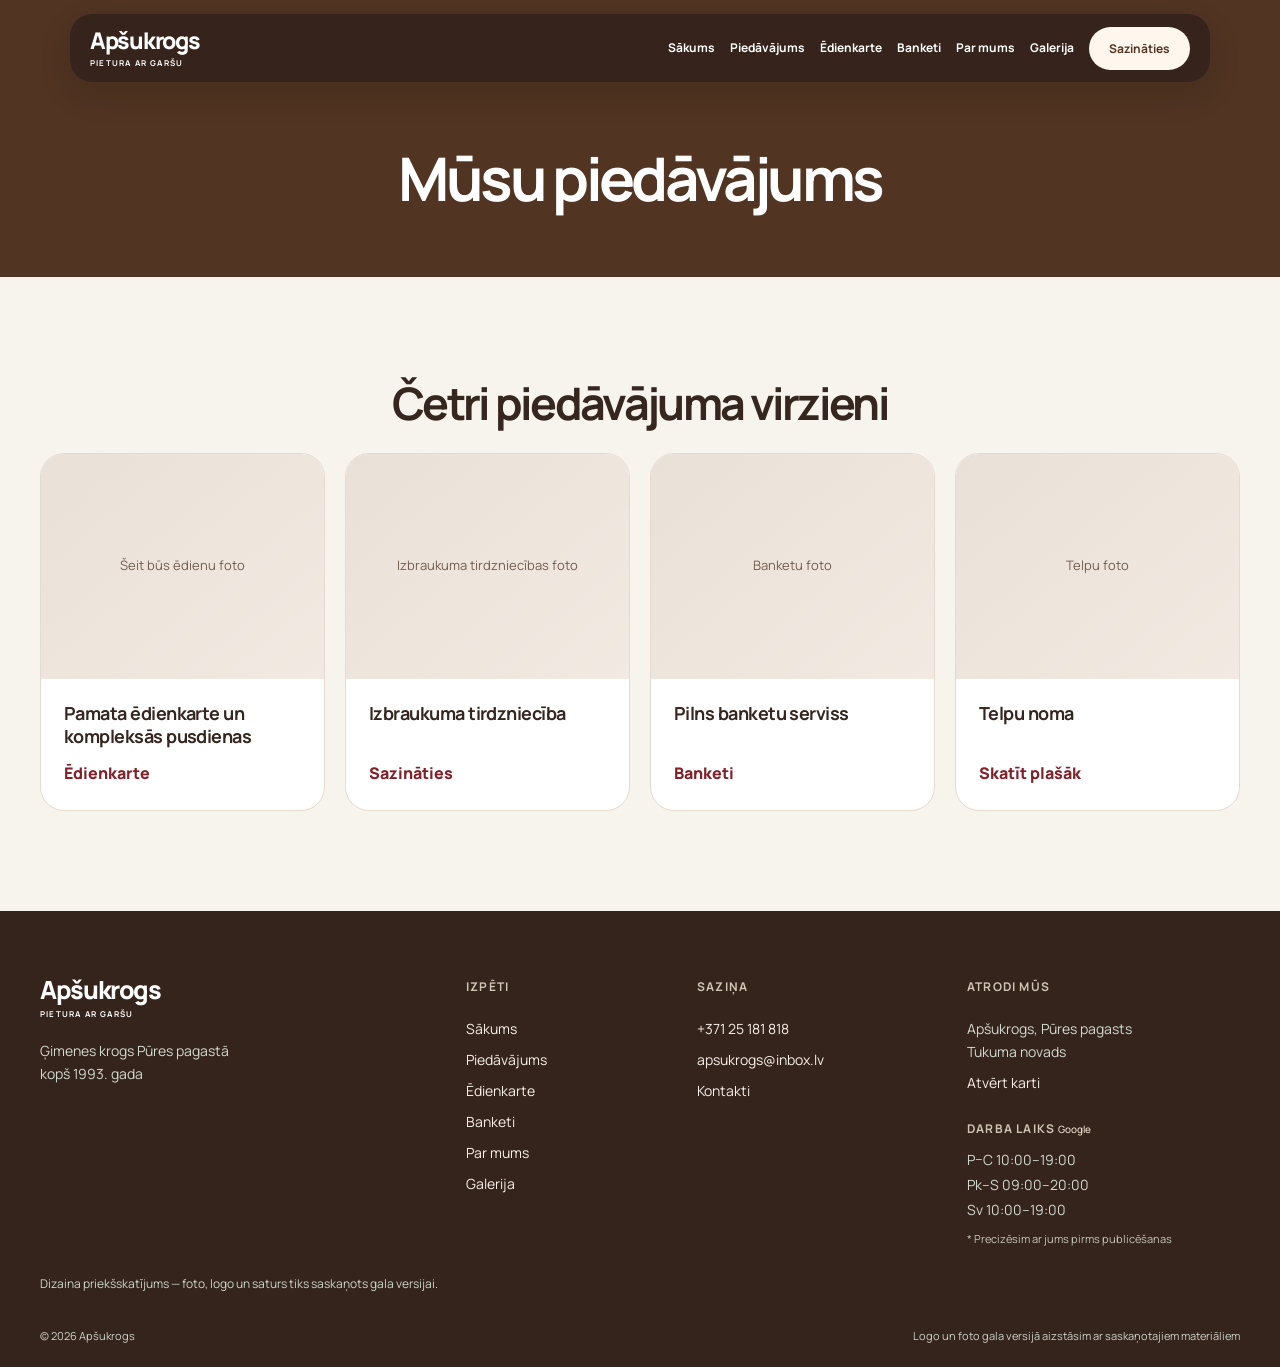
<file: piedavajums.html>
<!doctype html><html lang="lv"><head><meta charset="utf-8"><meta name="viewport" content="width=device-width,initial-scale=1"><meta name="theme-color" content="#274332"><meta name="description" content="Apšukrogs, Pūres pagasts — ēdināšana, banketi un pasākumi"><title>Piedāvājums | Apšukrogs</title><link rel="stylesheet" href="styles.css"></head><body><header class="header"><div class="container header-inner"><a href="index.html" class="brand brand-demo" aria-label="Apšukrogs — sākums"><span class="logo-wordmark">Apšukrogs<small>PIETURA AR GARŠU</small></span></a><div class="mobile-header-actions"><a href="tel:+37125181818" class="header-icon" aria-label="Piezvanīt Apšukrogam" title="Piezvanīt"><svg aria-hidden="true" viewBox="0 0 24 24" fill="none" stroke="currentColor" stroke-width="1.9" stroke-linecap="round" stroke-linejoin="round"><path d="M22 16.9v3a2 2 0 0 1-2.2 2 19.7 19.7 0 0 1-8.6-3.1 19.4 19.4 0 0 1-6-6A19.7 19.7 0 0 1 2.1 4.2 2 2 0 0 1 4.1 2h3a2 2 0 0 1 2 1.7l.5 3a2 2 0 0 1-.6 1.8L7.2 10a16 16 0 0 0 6.8 6.8l1.5-1.8a2 2 0 0 1 1.8-.6l3 .5A2 2 0 0 1 22 16.9Z"/></svg></a><span class="header-icon header-language-preview" aria-label="Valodu izvēle būs pieejama gala versijā" title="Valodu izvēle būs pieejama gala versijā"><svg aria-hidden="true" viewBox="0 0 24 24" fill="none" stroke="currentColor" stroke-width="1.9" stroke-linecap="round" stroke-linejoin="round"><circle cx="12" cy="12" r="9"/><path d="M3 12h18M12 3c-5 5-5 13 0 18M12 3c5 5 5 13 0 18"/></svg></span></div><button class="toggle" aria-label="Atvērt izvēlni" aria-expanded="false" onclick="let n=document.querySelector('.nav');let o=n.classList.toggle('open');this.setAttribute('aria-expanded',o)">☰</button><nav class="nav"><a href="index.html">Sākums</a><a href="piedavajums.html">Piedāvājums</a><a href="edienkarte.html">Ēdienkarte</a><a href="banketi.html">Banketi</a><a href="par-mums.html">Par mums</a><a href="galerija.html">Galerija</a><a href="kontakti.html" class="btn btn-light">Sazināties</a></nav></div></header><main><div class="page-head"><div class="container"><h1>Mūsu piedāvājums</h1></div></div><section class="section"><div class="container"><h2 class="section-title">Četri piedāvājuma virzieni</h2><div class="offers"><article class="offer"><div class="offer-media-placeholder" aria-label="Foto vieta">Šeit būs ēdienu foto</div><div class="inner"><h3>Pamata ēdienkarte un kompleksās pusdienas</h3><a class="more" href="edienkarte.html">Ēdienkarte</a></div></article><article class="offer"><div class="offer-media-placeholder">Izbraukuma tirdzniecības foto</div><div class="inner"><h3>Izbraukuma tirdzniecība</h3><a class="more" href="kontakti.html">Sazināties</a></div></article><article class="offer"><div class="offer-media-placeholder">Banketu foto</div><div class="inner"><h3>Pilns banketu serviss</h3><a class="more" href="banketi.html">Banketi</a></div></article><article class="offer"><div class="offer-media-placeholder">Telpu foto</div><div class="inner"><h3>Telpu noma</h3><a class="more" href="banketi.html">Skatīt plašāk</a></div></article></div></div></section></main><footer class="footer footer-rich"><div class="container footer-grid"><div class="footer-about"><a href="index.html" class="brand brand-demo brand-footer"><span class="logo-wordmark">Apšukrogs<small>PIETURA AR GARŠU</small></span></a><p>Ģimenes krogs Pūres pagastā<br>kopš 1993. gada</p></div><nav aria-label="Kājenes navigācija"><b>Izpēti</b><a href="index.html">Sākums</a><a href="piedavajums.html">Piedāvājums</a><a href="edienkarte.html">Ēdienkarte</a><a href="banketi.html">Banketi</a><a href="par-mums.html">Par mums</a><a href="galerija.html">Galerija</a></nav><div><b>Saziņa</b><a href="tel:+37125181818">+371 25 181 818</a><a href="mailto:apsukrogs@inbox.lv">apsukrogs@inbox.lv</a><a href="kontakti.html">Kontakti</a></div><div><b>Atrodi mūs</b><p>Apšukrogs, Pūres pagasts<br>Tukuma novads</p><a href="https://www.google.com/maps/search/?api=1&query=Ap%C5%A1ukrogs%20P%C5%ABres%20pagasts" target="_blank" rel="noopener">Atvērt karti</a><div class="footer-hours"><b>Darba laiks <span class="source-label">Google</span></b><p>P–C 10:00–19:00<br>Pk–S 09:00–20:00<br>Sv 10:00–19:00</p><small>* Precizēsim ar jums pirms publicēšanas</small></div></div></div><div class="container demo-clarification">Dizaina priekšskatījums — foto, logo un saturs tiks saskaņots gala versijai.</div><div class="container footer-bottom"><span>© 2026 Apšukrogs</span><span>Logo un foto gala versijā aizstāsim ar saskaņotajiem materiāliem</span></div></footer></body></html>
</file>
<file: styles.css>
@import url('https://fonts.googleapis.com/css2?family=Manrope:wght@400;500;600;700;800&display=swap');
:root{--bg:#f4efe8;--ink:#1b261e;--green:#274332;--cream:#fffaf2;--muted:#5c665d;--line:#ded8cf}*{box-sizing:border-box}html{scroll-behavior:smooth}body{margin:0;background:var(--bg);color:var(--ink);font:16px/1.65 Manrope,sans-serif}a{color:inherit;text-decoration:none}img{width:100%;display:block;object-fit:cover}.container{width:min(1200px,calc(100% - 40px));margin:auto}.header{position:absolute;z-index:5;top:18px;left:0;width:100%;color:white}.header-inner{display:flex;align-items:center;justify-content:space-between;gap:24px;padding:13px 24px;border-radius:40px;border:1px solid #ffffff45;background:#1a3024b8;backdrop-filter:blur(15px)}.brand{font-size:27px;font-weight:800;letter-spacing:-.06em}.brand small{display:block;font-size:9px;letter-spacing:.2em;text-transform:uppercase}.nav{display:flex;gap:22px;align-items:center}.nav a{font-size:13px;font-weight:700}.btn{display:inline-flex;justify-content:center;align-items:center;padding:16px 28px;border-radius:999px;min-height:52px;font:700 14px Manrope,sans-serif;border:1px solid transparent;transition:.2s}.btn:hover{transform:translateY(-2px)}.btn-light{background:var(--cream);color:var(--green)}.btn-ghost{background:transparent;color:white;border-color:#ffffffb0}.btn-dark{background:var(--green);color:white}.hero{min-height:100svh;display:grid;place-items:center;background:#243629 url('https://visittukums.kartes.lv/files/img.php?f=56_a5d10-xl.JPG') center/cover no-repeat;position:relative}.hero:before{content:'';position:absolute;inset:0;background:linear-gradient(#13231a55,#0a160fba)}.hero-inner{position:relative;color:white;text-align:center;padding:155px 15px 90px}.hero h1{font-size:clamp(46px,8vw,100px);line-height:1.08;letter-spacing:-.065em;margin:0;font-weight:800}.hero h1 em{display:block;color:#f7e5c3}.actions{display:flex;justify-content:center;gap:16px;margin-top:34px;flex-wrap:wrap}.section{padding:100px 0}.section-title{font-size:clamp(36px,5vw,64px);letter-spacing:-.06em;line-height:1.15;text-align:center;margin:0 0 24px}.intro{text-align:center;margin:0 auto 46px;max-width:680px;color:var(--muted)}.offers{display:grid;grid-template-columns:repeat(4,1fr);gap:20px}.offer{background:var(--cream);border-radius:24px;overflow:hidden;border:1px solid var(--line);display:flex;flex-direction:column}.offer img{aspect-ratio:4/4.3}.offer .inner{padding:23px;display:flex;flex:1;flex-direction:column}.offer h3{font-size:20px;line-height:1.3;margin:0 0 12px;letter-spacing:-.03em}.offer p{font-size:14px;color:var(--muted);margin:0 0 22px}.offer a.more{font-weight:800;color:var(--green);margin-top:auto}.split{display:grid;grid-template-columns:1fr 1fr;gap:25px;align-items:center}.split>img{height:540px;border-radius:28px}.panel{background:#e6e7d9;padding:clamp(30px,5vw,70px);border-radius:28px}.panel h2{font-size:clamp(34px,4vw,56px);line-height:1.12;letter-spacing:-.05em;margin:0 0 22px}.panel p{color:#555f56}.about{text-align:center}.about p{max-width:650px;margin:0 auto 26px;font-size:19px}.gallery{display:grid;grid-template-columns:repeat(3,1fr);gap:20px}.gallery a{border-radius:23px;overflow:hidden}.gallery img{height:330px}.contact{background:var(--green);color:white;padding:90px 0}.contact .split{gap:80px}.contact h2{font-size:clamp(38px,4.8vw,64px);line-height:1.12;letter-spacing:-.06em}.contact p{color:#e1e9e0}.contact .panel{background:#ffffff13;border:1px solid #ffffff25;text-align:center}.contact .panel p{margin-bottom:20px}.footer{text-align:center;padding:28px;color:var(--muted);font-size:12px}.page-head{padding:160px 0 75px;background:var(--green);color:white;text-align:center}.page-head h1{font-size:clamp(44px,6vw,75px);line-height:1.1;letter-spacing:-.06em;margin:0}.page-head p{max-width:650px;margin:20px auto 0}.story{max-width:780px;margin:auto}.story p{font-size:18px;line-height:1.95}.menu-photo{max-width:720px;margin:auto}.menu-photo img{height:auto;object-fit:contain;border-radius:18px}.mini-grid{display:grid;grid-template-columns:repeat(2,1fr);gap:18px}.mini-grid .panel{padding:26px}.mini-grid h3{margin:0 0 12px}.menu-list{display:grid;grid-template-columns:repeat(2,1fr);gap:20px}.menu-list article{background:white;border:1px solid var(--line);padding:25px;border-radius:24px}.menu-list h3{margin:0 0 14px}.menu-list p{margin:6px 0;font-size:14px}.toggle{display:none;background:transparent;border:1px solid #fff9;color:white;padding:10px 14px;border-radius:50px}.note{font-size:12px;color:var(--muted);text-align:center;margin:24px auto}@media(max-width:900px){.nav{gap:9px}.nav a{font-size:11px}.offers{grid-template-columns:repeat(2,1fr)}.split{grid-template-columns:1fr}.split>img{height:420px}}@media(max-width:700px){.header-inner{border-radius:25px}.toggle{display:block}.nav{display:none;position:absolute;top:75px;left:20px;right:20px;background:var(--green);padding:20px;border-radius:24px;flex-direction:column;align-items:stretch}.nav.open{display:flex}.nav a{font-size:15px;text-align:center;padding:10px}.hero-inner{padding-top:180px}.hero h1{font-size:clamp(41px,12vw,60px)}.section{padding:72px 0}.offers,.gallery,.mini-grid,.menu-list{grid-template-columns:1fr}.gallery img{height:350px}.contact .split{gap:22px}}@media(prefers-reduced-motion:reduce){html{scroll-behavior:auto}.btn{transition:none}}
/* Warm Editorial — approved adjustments 2026-10-20 */
:root{--bg:#f3efe7;--cream:#fffaf2;--ink:#20251f;--muted:#5e665e;--green:#263e30;--line:#d5c3a8;--wood:#936b48;--sand:#d5c3a8}
.header{top:14px}.header-inner{max-width:1140px;margin:auto;min-height:68px;padding:7px 20px;gap:20px;border-radius:22px}.brand{font-size:23px}.brand small{font-size:8px}.nav{gap:15px}.nav a{font-size:12px}.nav a.btn{font-size:12px;min-height:43px;padding:11px 19px}.hero h1{font-size:clamp(44px,5.2vw,68px);line-height:1.14;letter-spacing:-.055em}.hero h1 em{color:#f5e5cb}.section-title{font-size:clamp(30px,3.5vw,48px);line-height:1.15}.panel h2{font-size:clamp(28px,3.2vw,44px)}.page-head h1{font-size:clamp(38px,4.7vw,64px)}.offer{border-color:#ded6ca;background:#faf7f2}.offer .photo{display:block;height:225px;background:#e5dfd4;position:relative;overflow:hidden}.offer .photo img{height:100%;width:100%;object-fit:cover;transition:transform .35s}.offer .photo:hover img{transform:scale(1.03)}.offer .photo span{position:absolute;bottom:12px;right:12px;background:#1c3023d9;color:white;border-radius:40px;padding:7px 12px;font-size:11px;font-weight:700}.offer h3{font-size:18px}.split-heading{text-align:center;margin-bottom:38px}.split-heading h2{margin-bottom:8px}.split-heading p{margin:0 auto;color:var(--muted);max-width:680px}.editorial-row{display:grid;grid-template-columns:1fr 1fr;gap:24px;align-items:stretch}.editorial-row>.panel{display:flex;flex-direction:column;justify-content:center}.editorial-row>.panel .btn{align-self:flex-start;margin-top:8px}.editorial-photo{min-height:390px;border-radius:28px;overflow:hidden;background:#ded5c8}.editorial-photo img{width:100%;height:100%;object-fit:cover}.footer-rich{background:#1e3226;color:#f4efe7;padding:66px 0 22px;text-align:left}.footer-grid{display:grid;grid-template-columns:2fr 1fr 1.2fr 1.4fr;gap:36px}.footer-grid>div,.footer-grid nav{display:flex;flex-direction:column;align-items:flex-start;gap:8px}.footer-grid b{font-size:12px;text-transform:uppercase;letter-spacing:.1em;color:#cfc5b3;margin-bottom:12px}.footer-grid p{margin:0;color:#d1d9d0;font-size:14px}.footer-grid a{font-size:14px}.footer-grid a:hover{text-decoration:underline}.footer-about strong{font-size:26px;letter-spacing:-.05em}.footer-bottom{margin-top:52px;border-top:1px solid #ffffff25;padding-top:20px;display:flex;justify-content:space-between;gap:20px;font-size:11px;color:#cbd3c8}.footer-grid .footer-fine{font-size:12px;color:#bbb6aa;margin-top:12px}.menu-list{grid-template-columns:repeat(2,minmax(0,1fr));gap:20px}.menu-list article{background:var(--cream)}.menu-list p{display:flex;justify-content:space-between;gap:15px;border-bottom:1px solid #e7dfd4;padding-bottom:7px}.menu-list p span:last-child{font-weight:700;white-space:nowrap}.menu-alert{text-align:center;color:#6b5a47;background:#e9dfd0;border:1px solid #dfcbaa;border-radius:15px;padding:14px;max-width:900px;margin:0 auto 35px;font-size:13px}.offer-media-placeholder{height:225px;display:grid;place-items:center;text-align:center;background:linear-gradient(140deg,#ddd3c5,#e8e1d6);color:#5e594e;padding:25px;font-size:13px}.offer-media-placeholder strong{font-size:16px}.page-head{padding-top:145px;padding-bottom:66px}.editorial-link{margin-top:16px}
@media(max-width:1000px){.footer-grid{grid-template-columns:repeat(2,1fr)}.editorial-row{grid-template-columns:1fr}.offer .photo,.offer-media-placeholder{height:245px}}
@media(max-width:700px){.hero h1{font-size:clamp(36px,9vw,48px)}.header-inner{min-height:64px}.nav{gap:8px}.footer-grid{grid-template-columns:1fr 1fr;gap:30px}.footer-bottom{flex-direction:column}.editorial-photo{min-height:260px}.menu-list{grid-template-columns:1fr}.offer .photo,.offer-media-placeholder{height:260px}.section-title{font-size:34px}}
a:focus-visible,button:focus-visible{outline:3px solid #c17c43;outline-offset:3px}

/* Approved four-annotation polish: white menu cards and horizontal gallery */
.menu-list article{background:#fff!important;border:1px solid #e3e3e3;box-shadow:none}
.menu-list p{border-bottom-color:#eeeeee}
.gallery-placeholders{display:grid;grid-template-columns:repeat(4,minmax(0,1fr));gap:16px}
.gallery-placeholder{aspect-ratio:4/5;background:#e9e6e0;color:#67665f;display:flex;align-items:center;justify-content:center;text-align:center;padding:22px;border-radius:20px;font-size:14px;font-weight:600}
@media(max-width:900px){.gallery-placeholders{grid-template-columns:repeat(2,minmax(0,1fr))}}
@media(max-width:450px){.gallery-placeholders{display:flex;overflow-x:auto;scroll-snap-type:x mandatory;padding-bottom:8px}.gallery-placeholder{flex:0 0 78%;scroll-snap-align:start}}

/* Banketu foto joslas struktūra — saturam rezervētas vietas */
.banquet-photo-section{padding-top:10px}
.banquet-photo-strip{display:grid;grid-template-columns:repeat(3,minmax(0,1fr));gap:18px}
.banquet-photo-slot{min-height:260px;border-radius:22px;background:#e8e4dc;color:#686860;display:grid;place-items:center;text-align:center;padding:24px;font-weight:600}
@media(max-width:700px){.banquet-photo-strip{display:flex;overflow-x:auto;scroll-snap-type:x mandatory;padding-bottom:10px}.banquet-photo-slot{flex:0 0 82%;scroll-snap-align:start}}

/* Demo brand preview — not the official Apšukrogs logo */
.brand-demo{display:inline-flex;align-items:center;gap:11px;text-decoration:none}
.logo-emblem{width:40px;height:40px;flex:0 0 40px;border:1px solid #f3e7d0a6;border-radius:13px;color:#f5e6cb;background:#ffffff10;display:grid;place-items:center;font-family:Georgia,serif;font-size:26px;font-weight:700;font-style:italic;line-height:1}
.logo-wordmark{font:800 21px/1.05 Manrope,sans-serif;letter-spacing:-.055em;display:flex;flex-direction:column}
.logo-wordmark small{display:block;font:700 8px/1.4 Manrope,sans-serif;letter-spacing:.15em;margin-top:5px}
.brand-footer{color:#fff;margin-bottom:12px}.brand-footer .logo-wordmark{color:#fff}.brand-footer .logo-emblem{background:#ffffff12}
.banquet-photo-slot{min-height:290px;position:relative;align-items:flex-end;justify-content:flex-start;text-align:left;overflow:hidden;border:1px solid #d6c9b6}
.banquet-style-one{background:linear-gradient(0deg,#25372dba,transparent 72%),linear-gradient(125deg,#b8a28b,#e5dac7 48%,#a68e76)}
.banquet-style-two{background:linear-gradient(0deg,#25372dba,transparent 72%),linear-gradient(115deg,#a69c87,#e7e0ce 50%,#c6b297)}
.banquet-style-three{background:linear-gradient(0deg,#25372dba,transparent 72%),linear-gradient(145deg,#87907b,#d2d0b7 50%,#5b6655)}
.photo-label{position:relative;z-index:1;color:white;font-size:18px;font-weight:750}
.gallery-demo-note{color:var(--muted);font-size:12px;text-align:center;margin:17px auto 0}
.location-section{padding-top:24px}.location-map{max-width:1040px;margin:auto;overflow:hidden;border-radius:26px;border:1px solid var(--line);background:#e4e6df}
.location-map iframe{display:block;width:100%;height:390px;border:0}
@media(max-width:700px){.logo-emblem{width:34px;height:34px;flex-basis:34px;font-size:23px;border-radius:11px}.logo-wordmark{font-size:18px}.logo-wordmark small{font-size:7px}.location-map iframe{height:300px}}

/* Client-facing demo housekeeping */
.brand-demo{gap:0}.brand-demo .logo-wordmark{font-size:23px}.brand-footer .logo-wordmark{font-size:25px}
.footer-hours{margin-top:17px}.footer-hours b{display:block;margin:0 0 8px}.footer-hours p{line-height:1.8}.footer-hours small{font-size:11px;color:#c5c5b9;line-height:1.5;display:block;margin-top:9px}
.source-label{font-size:10px;text-transform:none;letter-spacing:0;font-weight:500;color:#b6c7b8}
.demo-clarification{font-size:12px;color:#cbd6c8;margin-top:42px;padding:13px 0;border-top:1px solid #ffffff20}
.footer-bottom{margin-top:12px}
@media(max-width:700px){.brand-demo .logo-wordmark{font-size:19px}}

/* Kompakta kontaktu sadaļa */
.contact-detail-section{padding:72px 0 90px}
.contact-compact{max-width:980px;margin:0 auto 30px;display:grid;grid-template-columns:repeat(2,minmax(0,1fr));gap:14px}
.contact-item-row{display:flex;align-items:flex-start;gap:18px;padding:23px 25px;background:#fff;border:1px solid #e7e5df;border-radius:20px;min-width:0}
.contact-icon{width:44px;height:44px;flex:0 0 44px;border-radius:14px;background:#edf0e9;color:var(--green);display:grid;place-items:center}
.contact-item-row h2{font-size:15px;line-height:1.5;margin:0 0 5px;font-weight:750}
.contact-item-row p,.contact-item-row a{font-size:15px;line-height:1.65;color:var(--muted);margin:0;overflow-wrap:anywhere}
.contact-item-row a:hover{color:var(--green);text-decoration:underline}
.contact-map{max-width:980px;margin:auto;overflow:hidden;border-radius:24px;border:1px solid #dfdbd2;background:#e9ebe5}
.contact-map iframe{display:block;width:100%;height:330px;border:0}
.contact-map-action{text-align:center;margin-top:24px}
@media(max-width:700px){.contact-detail-section{padding:54px 0 70px}.contact-compact{grid-template-columns:1fr;gap:10px}.contact-item-row{padding:18px;gap:14px}.contact-map iframe{height:280px}}

/* Brand alignment — colors sampled approximately from customer's actual signage/logo */
:root{--bg:#F7F3ED;--cream:#FFFFFF;--ink:#35271F;--muted:#66574D;--green:#81212A;--line:#E6DAD0;--wood:#513422;--sand:#C49A70;--brand-burgundy:#81212A;--brand-brown:#513422;--brand-caramel:#C49A70}
body{background:var(--bg);color:var(--ink)}
.header-inner{background:rgba(54,32,25,.82);border-color:rgba(255,255,255,.2)}
.page-head{background:var(--brand-brown)}
.contact,.footer-rich{background:var(--brand-brown)}
.offer,.menu-list article,.contact-item-row{background:#fff;border-color:var(--line)}
.panel{background:#F0E8DF}.panel p,.offer p{color:var(--muted)}
.btn-dark{background:var(--brand-burgundy);color:white}
.btn-light{background:#fff7ed;color:var(--brand-brown)}
.btn-ghost{border-color:#fff6ed;color:white}
.offer a.more,.link-arrow{color:var(--brand-burgundy)}
.hero h1 em{color:#f3d7ad}
.hero::before{background:linear-gradient(180deg,rgba(31,16,12,.18),rgba(31,16,12,.54))}
.hero:before{background:linear-gradient(180deg,rgba(31,16,12,.26),rgba(31,16,12,.65))}
.offer-media-placeholder,.gallery-placeholder{background:linear-gradient(140deg,#E9E0D7,#F2EAE2);color:#735d4d}
.banquet-style-one{background:linear-gradient(0deg,#3c231bba,transparent 72%),linear-gradient(125deg,#b8a28b,#e5dac7 48%,#a68e76)}
.banquet-style-two{background:linear-gradient(0deg,#3c231bba,transparent 72%),linear-gradient(115deg,#a69c87,#e7e0ce 50%,#c6b297)}
.banquet-style-three{background:linear-gradient(0deg,#3c231bba,transparent 72%),linear-gradient(145deg,#947b68,#d2c4af 50%,#795b4c)}
.source-label{color:#eee0ce}
.contact-icon{background:#F6ECE6;color:var(--brand-burgundy)}
.story a,.contact-item-row a:hover{color:var(--brand-burgundy)}
:focus-visible{outline-color:#A64D4D}

/* Final visual separation: homepage contact section vs footer */
body .contact{background:#81212A;color:#fffaf2}
body .contact p{color:#f6e6df}
body .contact .btn-light{background:#fffaf2;color:#513422}
body .footer-rich{background:#35241c;color:#f7f0e8}
body .footer-rich .footer-bottom{border-top:none;margin-top:12px;padding-top:8px}
body .footer-rich .demo-clarification{border-top:none;padding-top:0;margin-top:26px}

/* Homepage closing CTA: quiet white section, one consistent brand accent */
body .contact{background:#fff;color:#20251f}
body .contact p{color:#5e574f}
body .contact .section-title{color:#20251f}
body .contact .btn-light{background:#81212A;color:#fff;border-color:#81212A}
body .contact .btn-light:hover{background:#6c1c23;color:#fff}

/* Mobile nav matches brown brand header; preview action icons */
.mobile-header-actions{display:none}
.header-icon{display:inline-flex;align-items:center;justify-content:center;width:38px;height:38px;border:1px solid rgba(255,255,255,.48);border-radius:50%;color:#fff;background:rgba(255,255,255,.06);flex-shrink:0}
.header-icon svg{width:19px;height:19px}
.header-language-preview{opacity:.62;cursor:default}
@media(max-width:700px){
 .header-inner{gap:8px}
 .mobile-header-actions{display:flex;align-items:center;gap:7px;margin-left:auto}
 .brand-demo .logo-wordmark{font-size:18px}
 .toggle{width:38px;height:38px;display:grid;place-items:center;border-radius:50%;padding:0;font-size:18px;flex-shrink:0}
 .nav{background:#513422;border:1px solid rgba(255,255,255,.14);box-shadow:0 16px 36px rgba(34,19,13,.22)}
 .nav a.btn-light{color:#513422}
}
@media(max-width:380px){.header-inner{padding:9px 11px}.mobile-header-actions{gap:5px}.header-icon,.toggle{width:35px;height:35px}.brand-demo .logo-wordmark{font-size:16px}}

/* Mobile footer final QA: clean hierarchy and legible columns */
@media(max-width:700px){
 body .footer-rich{padding:46px 0 24px}
 body .footer-rich .footer-grid{display:grid;grid-template-columns:repeat(2,minmax(0,1fr));column-gap:25px;row-gap:31px;align-items:start}
 body .footer-rich .footer-about{grid-column:1/-1;gap:9px}
 body .footer-rich .footer-about p{font-size:14px;line-height:1.7}
 body .footer-rich .footer-grid nav{grid-column:1;grid-row:2}
 body .footer-rich .footer-grid>div:nth-child(3){grid-column:2;grid-row:2}
 body .footer-rich .footer-grid>div:nth-child(4){grid-column:1/-1;grid-row:3;border-top:1px solid rgba(255,255,255,.15);padding-top:25px}
 body .footer-rich .footer-grid>div:nth-child(4) p{max-width:none}
 body .footer-rich .footer-grid>div:nth-child(4) .footer-hours{margin-top:18px}
 body .footer-rich .footer-hours p{line-height:1.9}
 body .footer-rich .footer-grid a{overflow-wrap:anywhere;word-break:normal;font-size:13px}
 body .footer-rich .footer-grid b{font-size:11px;margin-bottom:4px}
 body .footer-rich .demo-clarification{margin-top:30px;line-height:1.65}
 body .footer-rich .footer-bottom{margin-top:16px;line-height:1.7}
}
@media(max-width:390px){
 body .footer-rich .footer-grid{column-gap:16px}
 body .footer-rich .footer-grid a{font-size:12px}
}

/* Minimal seamless floating navigation, always visible while scrolling */
.header{position:fixed;top:14px;left:0;right:0;width:100%;z-index:1000}
.header-inner{border:0!important;outline:0;box-shadow:0 12px 30px rgba(26,15,12,.17);background:rgba(53,36,28,.94);-webkit-backdrop-filter:blur(16px);backdrop-filter:blur(16px)}
@media(max-width:700px){.header{top:12px}.header-inner{border:0!important;box-shadow:0 10px 25px rgba(26,15,12,.18)}}
</file>
